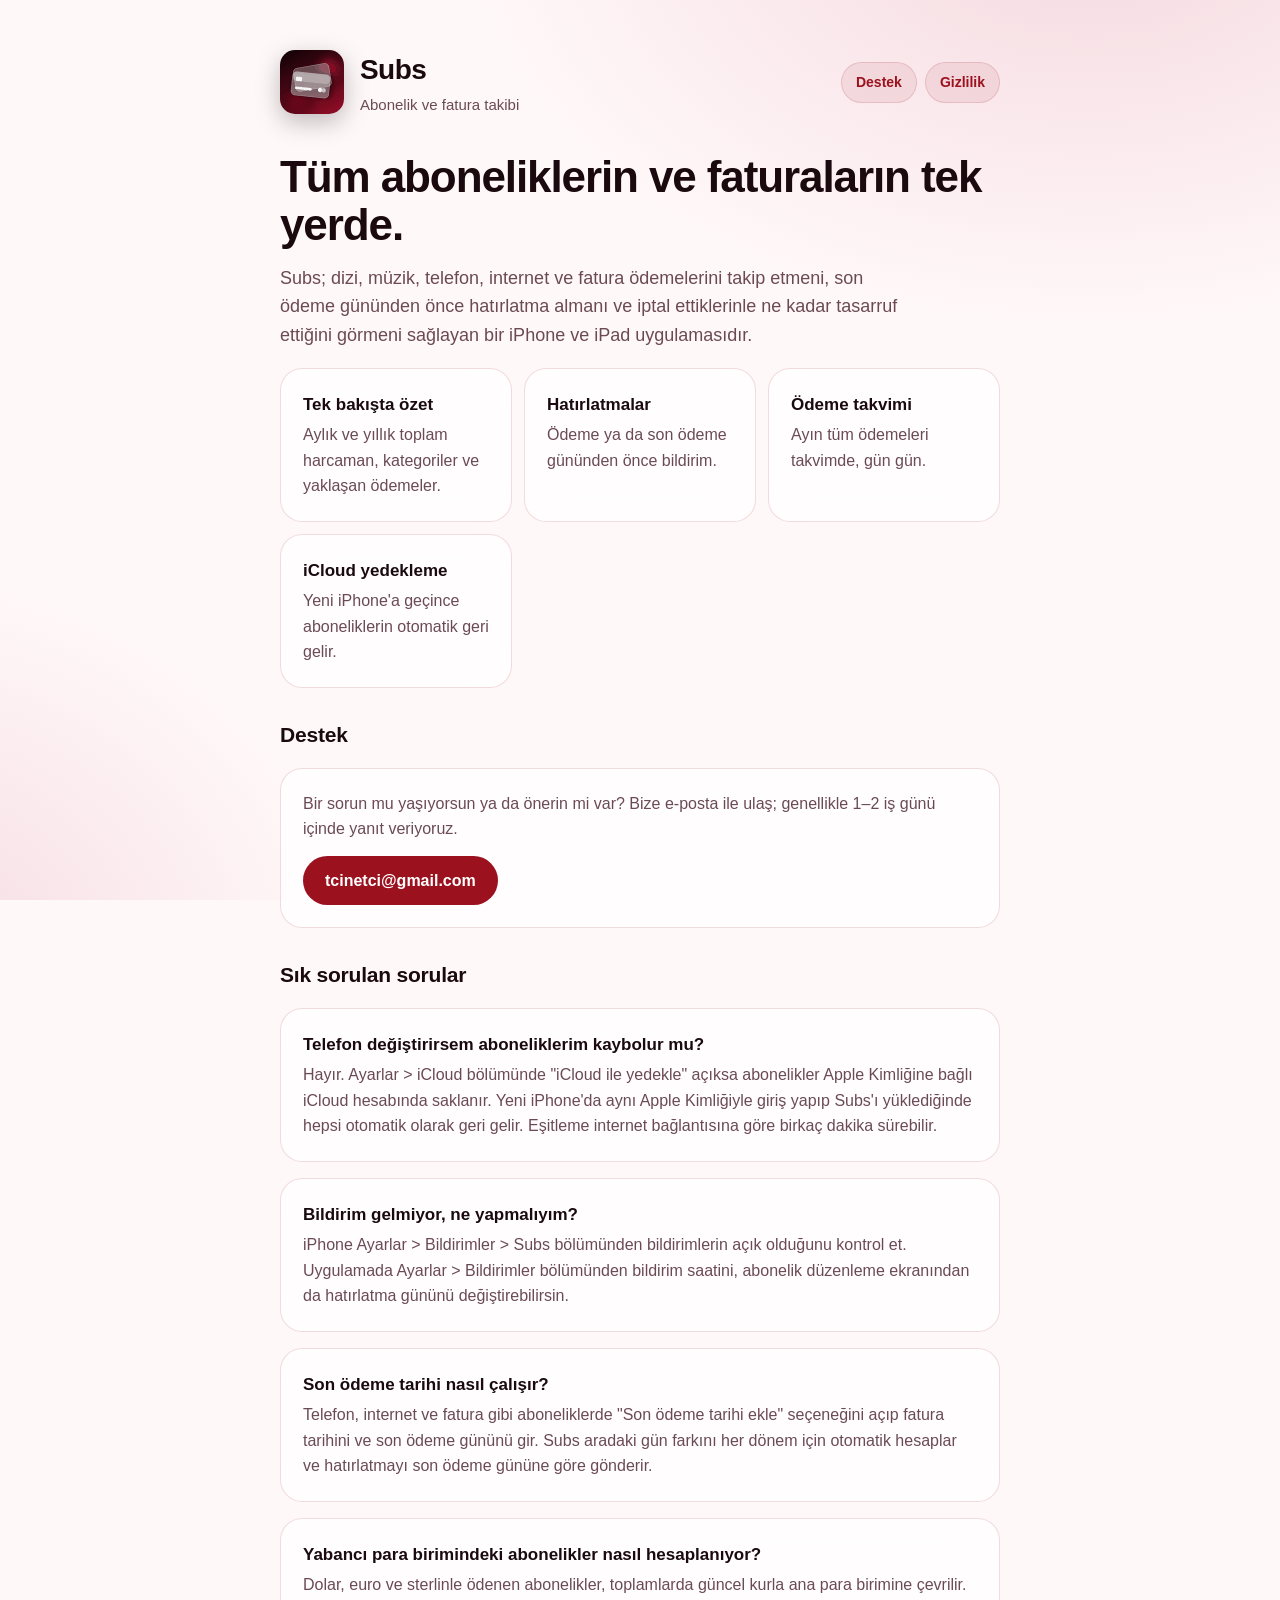
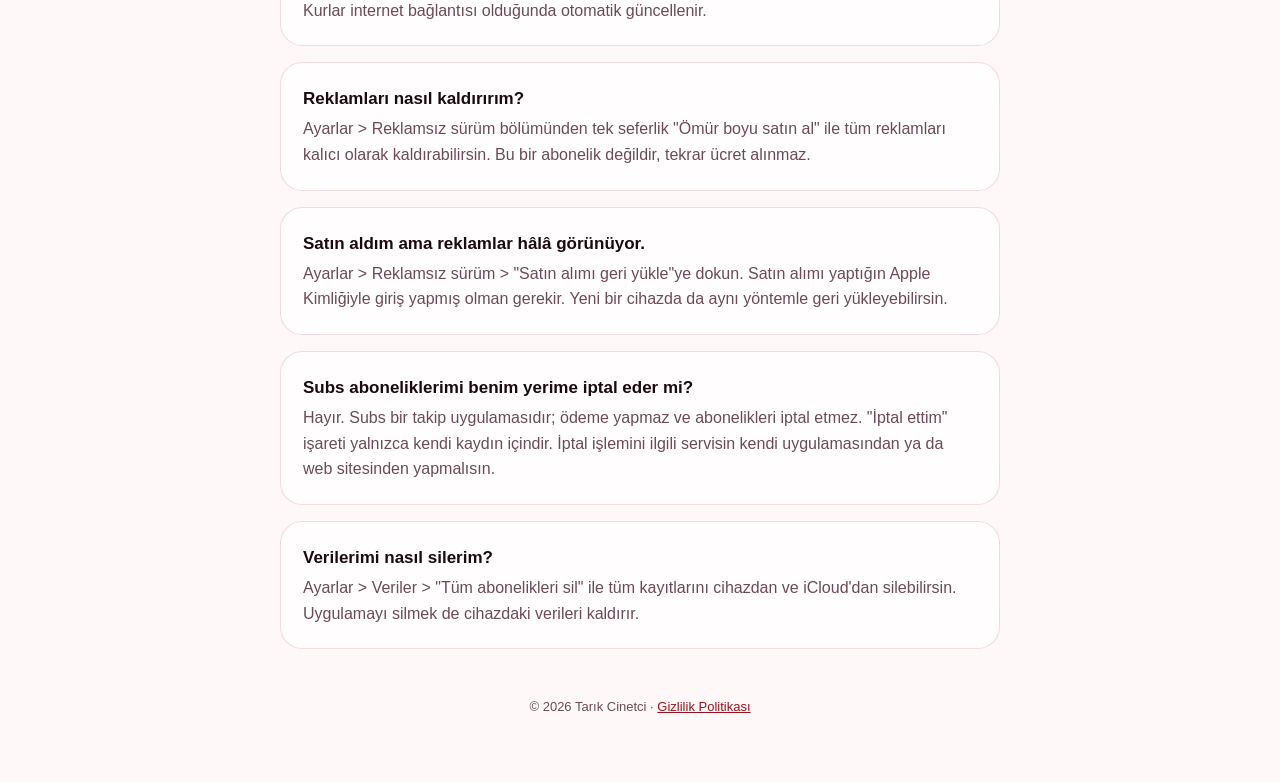
<file: index.html>
<!doctype html>
<html lang="tr">
<head>
<meta charset="utf-8">
<meta name="viewport" content="width=device-width, initial-scale=1">
<title>Subs – Abonelik ve Fatura Takibi</title>
<meta name="description" content="Subs: aboneliklerini ve faturalarını tek yerde takip et. Destek, sık sorulan sorular ve iletişim.">
<link rel="icon" href="icon.png">
<link rel="apple-touch-icon" href="apple-touch-icon.png">
<link rel="stylesheet" href="style.css">
</head>
<body>
<div class="wrap">
  <header>
    <img src="icon.png" alt="Subs uygulama ikonu">
    <div>
      <div class="name">Subs</div>
      <div class="tag">Abonelik ve fatura takibi</div>
    </div>
    <nav>
      <a href="#destek">Destek</a>
      <a href="gizlilik.html">Gizlilik</a>
    </nav>
  </header>

  <h1>Tüm aboneliklerin ve faturaların tek yerde.</h1>
  <p class="lead">Subs; dizi, müzik, telefon, internet ve fatura ödemelerini takip etmeni, son ödeme gününden önce hatırlatma almanı ve iptal ettiklerinle ne kadar tasarruf ettiğini görmeni sağlayan bir iPhone ve iPad uygulamasıdır.</p>

  <div class="grid">
    <div class="card"><h3>Tek bakışta özet</h3><p>Aylık ve yıllık toplam harcaman, kategoriler ve yaklaşan ödemeler.</p></div>
    <div class="card"><h3>Hatırlatmalar</h3><p>Ödeme ya da son ödeme gününden önce bildirim.</p></div>
    <div class="card"><h3>Ödeme takvimi</h3><p>Ayın tüm ödemeleri takvimde, gün gün.</p></div>
    <div class="card"><h3>iCloud yedekleme</h3><p>Yeni iPhone'a geçince aboneliklerin otomatik geri gelir.</p></div>
  </div>

  <h2 id="destek">Destek</h2>
  <div class="card">
    <p>Bir sorun mu yaşıyorsun ya da önerin mi var? Bize e-posta ile ulaş; genellikle 1–2 iş günü içinde yanıt veriyoruz.</p>
    <a class="btn" href="mailto:tcinetci@gmail.com?subject=Subs%20Destek">tcinetci@gmail.com</a>
  </div>

  <h2>Sık sorulan sorular</h2>

  <div class="card">
    <h3>Telefon değiştirirsem aboneliklerim kaybolur mu?</h3>
    <p>Hayır. Ayarlar &gt; iCloud bölümünde "iCloud ile yedekle" açıksa abonelikler Apple Kimliğine bağlı iCloud hesabında saklanır. Yeni iPhone'da aynı Apple Kimliğiyle giriş yapıp Subs'ı yüklediğinde hepsi otomatik olarak geri gelir. Eşitleme internet bağlantısına göre birkaç dakika sürebilir.</p>
  </div>

  <div class="card">
    <h3>Bildirim gelmiyor, ne yapmalıyım?</h3>
    <p>iPhone Ayarlar &gt; Bildirimler &gt; Subs bölümünden bildirimlerin açık olduğunu kontrol et. Uygulamada Ayarlar &gt; Bildirimler bölümünden bildirim saatini, abonelik düzenleme ekranından da hatırlatma gününü değiştirebilirsin.</p>
  </div>

  <div class="card">
    <h3>Son ödeme tarihi nasıl çalışır?</h3>
    <p>Telefon, internet ve fatura gibi aboneliklerde "Son ödeme tarihi ekle" seçeneğini açıp fatura tarihini ve son ödeme gününü gir. Subs aradaki gün farkını her dönem için otomatik hesaplar ve hatırlatmayı son ödeme gününe göre gönderir.</p>
  </div>

  <div class="card">
    <h3>Yabancı para birimindeki abonelikler nasıl hesaplanıyor?</h3>
    <p>Dolar, euro ve sterlinle ödenen abonelikler, toplamlarda güncel kurla ana para birimine çevrilir. Kurlar internet bağlantısı olduğunda otomatik güncellenir.</p>
  </div>

  <div class="card">
    <h3>Reklamları nasıl kaldırırım?</h3>
    <p>Ayarlar &gt; Reklamsız sürüm bölümünden tek seferlik "Ömür boyu satın al" ile tüm reklamları kalıcı olarak kaldırabilirsin. Bu bir abonelik değildir, tekrar ücret alınmaz.</p>
  </div>

  <div class="card">
    <h3>Satın aldım ama reklamlar hâlâ görünüyor.</h3>
    <p>Ayarlar &gt; Reklamsız sürüm &gt; "Satın alımı geri yükle"ye dokun. Satın alımı yaptığın Apple Kimliğiyle giriş yapmış olman gerekir. Yeni bir cihazda da aynı yöntemle geri yükleyebilirsin.</p>
  </div>

  <div class="card">
    <h3>Subs aboneliklerimi benim yerime iptal eder mi?</h3>
    <p>Hayır. Subs bir takip uygulamasıdır; ödeme yapmaz ve abonelikleri iptal etmez. "İptal ettim" işareti yalnızca kendi kaydın içindir. İptal işlemini ilgili servisin kendi uygulamasından ya da web sitesinden yapmalısın.</p>
  </div>

  <div class="card">
    <h3>Verilerimi nasıl silerim?</h3>
    <p>Ayarlar &gt; Veriler &gt; "Tüm abonelikleri sil" ile tüm kayıtlarını cihazdan ve iCloud'dan silebilirsin. Uygulamayı silmek de cihazdaki verileri kaldırır.</p>
  </div>

  <footer>
    © 2026 Tarık Cinetci · <a href="gizlilik.html">Gizlilik Politikası</a>
  </footer>
</div>
</body>
</html>
</file>
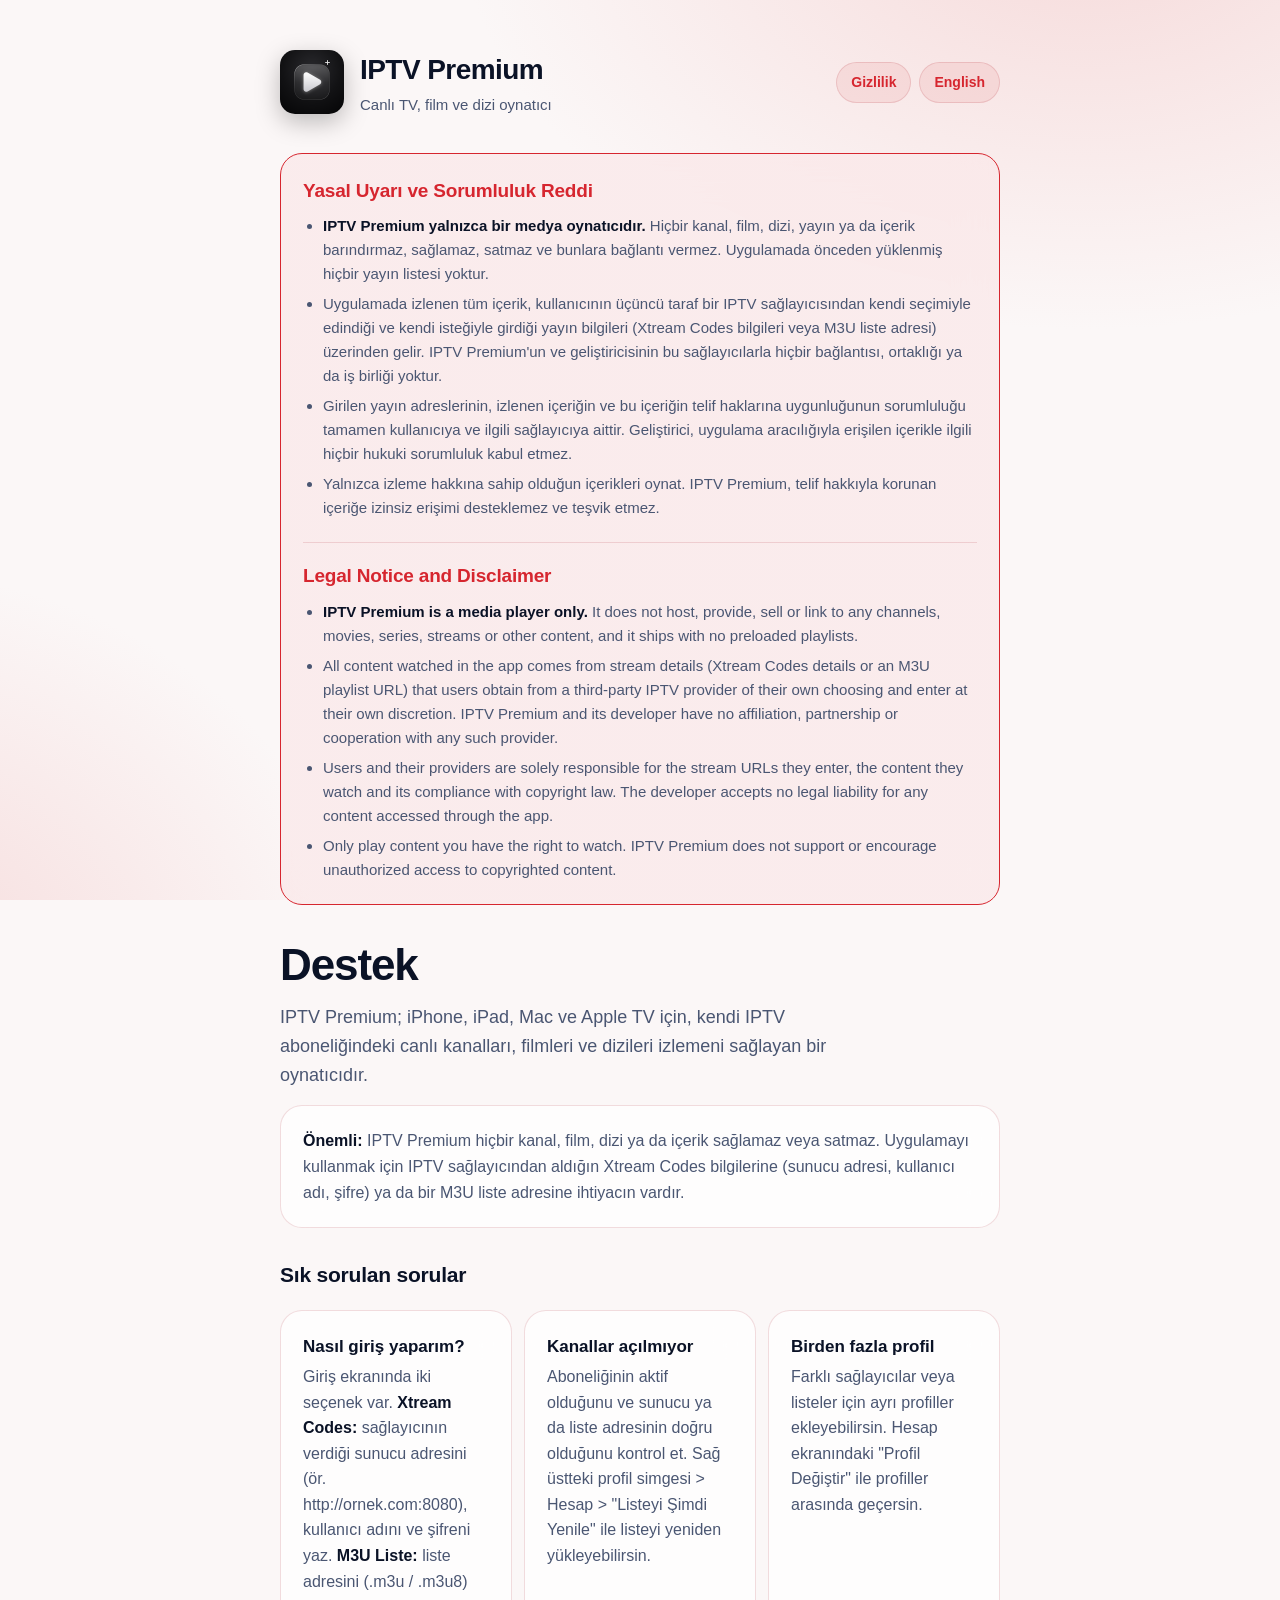
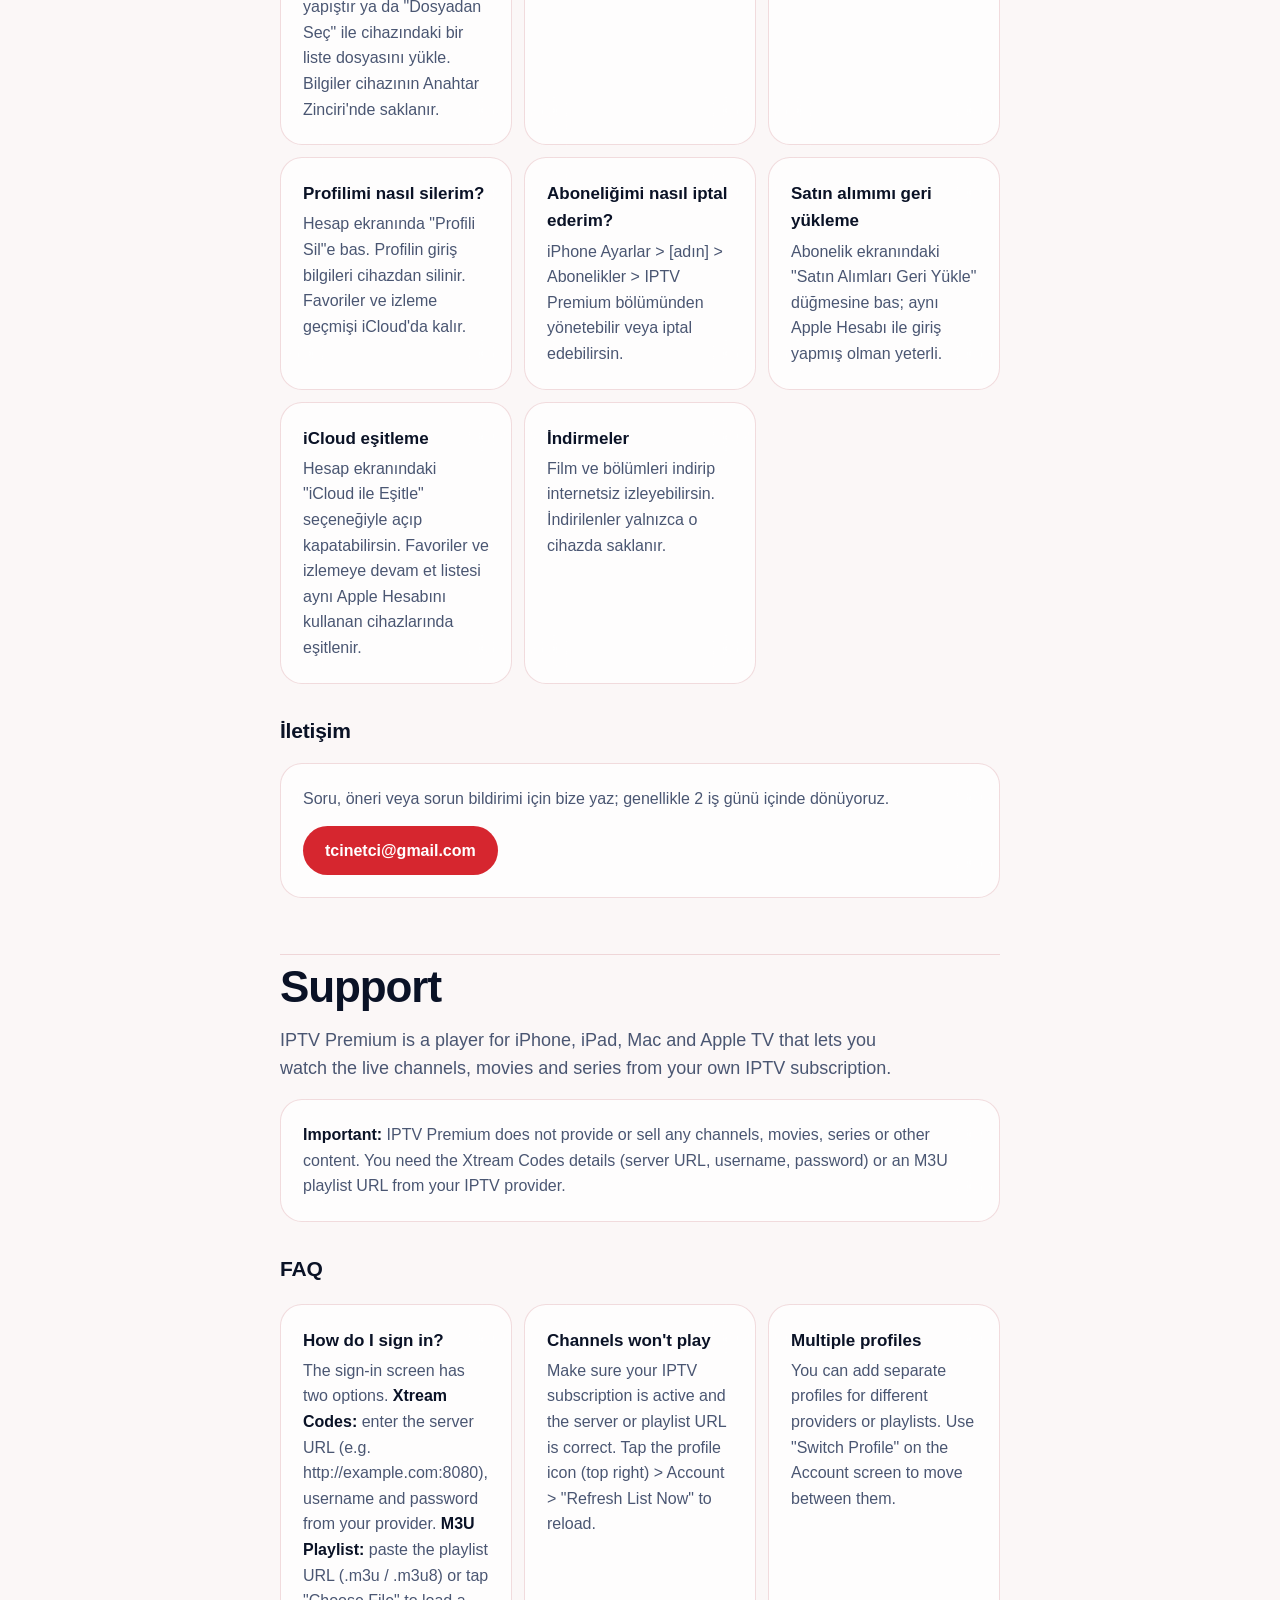
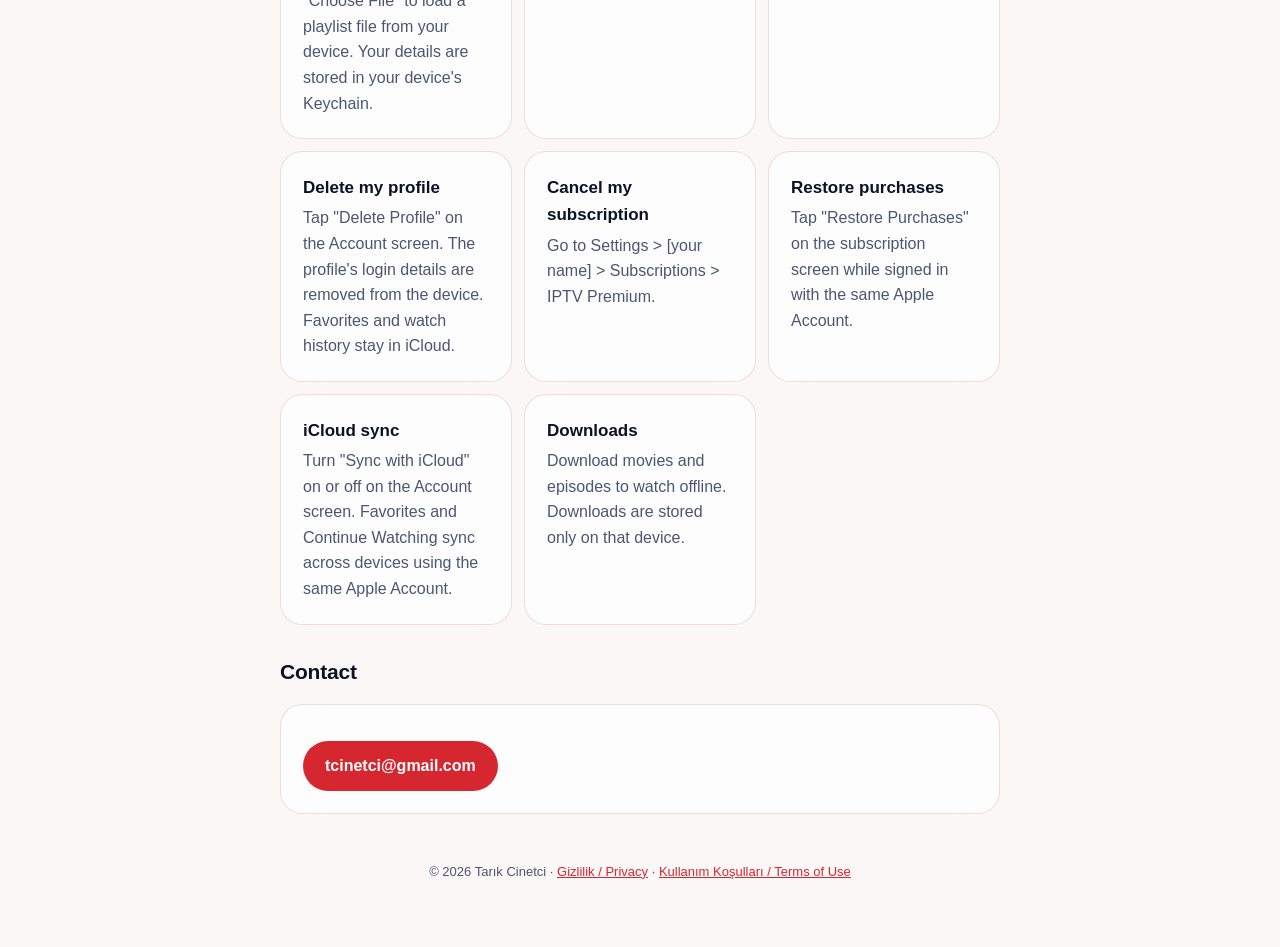
<file: iptvpremium/index.html>
<!doctype html>
<html lang="tr">
<head>
<meta charset="utf-8">
<meta name="viewport" content="width=device-width, initial-scale=1">
<title>IPTV Premium – Destek / Support</title>
<meta name="description" content="IPTV Premium uygulaması için destek, sık sorulan sorular ve iletişim. Support and FAQ for the IPTV Premium app.">
<link rel="icon" href="icon.png">
<link rel="apple-touch-icon" href="apple-touch-icon.png">
<link rel="stylesheet" href="style.css">
</head>
<body>
<div class="wrap">
  <header>
    <img src="icon.png" alt="IPTV Premium uygulama ikonu">
    <div>
      <div class="name">IPTV Premium</div>
      <div class="tag">Canlı TV, film ve dizi oynatıcı</div>
    </div>
    <nav>
      <a href="privacy.html">Gizlilik</a>
      <a href="#english">English</a>
    </nav>
  </header>

  <section class="card notice" id="yasal-uyari" aria-labelledby="notice-tr">
    <h2 id="notice-tr">Yasal Uyarı ve Sorumluluk Reddi</h2>
    <ul>
      <li><strong>IPTV Premium yalnızca bir medya oynatıcıdır.</strong> Hiçbir kanal, film, dizi, yayın ya da içerik barındırmaz, sağlamaz, satmaz ve bunlara bağlantı vermez. Uygulamada önceden yüklenmiş hiçbir yayın listesi yoktur.</li>
      <li>Uygulamada izlenen tüm içerik, kullanıcının üçüncü taraf bir IPTV sağlayıcısından kendi seçimiyle edindiği ve kendi isteğiyle girdiği yayın bilgileri (Xtream Codes bilgileri veya M3U liste adresi) üzerinden gelir. IPTV Premium'un ve geliştiricisinin bu sağlayıcılarla hiçbir bağlantısı, ortaklığı ya da iş birliği yoktur.</li>
      <li>Girilen yayın adreslerinin, izlenen içeriğin ve bu içeriğin telif haklarına uygunluğunun sorumluluğu tamamen kullanıcıya ve ilgili sağlayıcıya aittir. Geliştirici, uygulama aracılığıyla erişilen içerikle ilgili hiçbir hukuki sorumluluk kabul etmez.</li>
      <li>Yalnızca izleme hakkına sahip olduğun içerikleri oynat. IPTV Premium, telif hakkıyla korunan içeriğe izinsiz erişimi desteklemez ve teşvik etmez.</li>
    </ul>
    <h2 id="notice-en" lang="en">Legal Notice and Disclaimer</h2>
    <ul lang="en">
      <li><strong>IPTV Premium is a media player only.</strong> It does not host, provide, sell or link to any channels, movies, series, streams or other content, and it ships with no preloaded playlists.</li>
      <li>All content watched in the app comes from stream details (Xtream Codes details or an M3U playlist URL) that users obtain from a third-party IPTV provider of their own choosing and enter at their own discretion. IPTV Premium and its developer have no affiliation, partnership or cooperation with any such provider.</li>
      <li>Users and their providers are solely responsible for the stream URLs they enter, the content they watch and its compliance with copyright law. The developer accepts no legal liability for any content accessed through the app.</li>
      <li>Only play content you have the right to watch. IPTV Premium does not support or encourage unauthorized access to copyrighted content.</li>
    </ul>
  </section>

  <h1>Destek</h1>
  <p class="lead">IPTV Premium; iPhone, iPad, Mac ve Apple TV için, kendi IPTV aboneliğindeki canlı kanalları, filmleri ve dizileri izlemeni sağlayan bir oynatıcıdır.</p>

  <div class="card">
    <p><strong>Önemli:</strong> IPTV Premium hiçbir kanal, film, dizi ya da içerik sağlamaz veya satmaz. Uygulamayı kullanmak için IPTV sağlayıcından aldığın Xtream Codes bilgilerine (sunucu adresi, kullanıcı adı, şifre) ya da bir M3U liste adresine ihtiyacın vardır.</p>
  </div>

  <h2>Sık sorulan sorular</h2>
  <div class="grid">
    <div class="card"><h3>Nasıl giriş yaparım?</h3><p>Giriş ekranında iki seçenek var. <strong>Xtream Codes:</strong> sağlayıcının verdiği sunucu adresini (ör. http://ornek.com:8080), kullanıcı adını ve şifreni yaz. <strong>M3U Liste:</strong> liste adresini (.m3u / .m3u8) yapıştır ya da "Dosyadan Seç" ile cihazındaki bir liste dosyasını yükle. Bilgiler cihazının Anahtar Zinciri'nde saklanır.</p></div>
    <div class="card"><h3>Kanallar açılmıyor</h3><p>Aboneliğinin aktif olduğunu ve sunucu ya da liste adresinin doğru olduğunu kontrol et. Sağ üstteki profil simgesi &gt; Hesap &gt; "Listeyi Şimdi Yenile" ile listeyi yeniden yükleyebilirsin.</p></div>
    <div class="card"><h3>Birden fazla profil</h3><p>Farklı sağlayıcılar veya listeler için ayrı profiller ekleyebilirsin. Hesap ekranındaki "Profil Değiştir" ile profiller arasında geçersin.</p></div>
    <div class="card"><h3>Profilimi nasıl silerim?</h3><p>Hesap ekranında "Profili Sil"e bas. Profilin giriş bilgileri cihazdan silinir. Favoriler ve izleme geçmişi iCloud'da kalır.</p></div>
    <div class="card"><h3>Aboneliğimi nasıl iptal ederim?</h3><p>iPhone Ayarlar &gt; [adın] &gt; Abonelikler &gt; IPTV Premium bölümünden yönetebilir veya iptal edebilirsin.</p></div>
    <div class="card"><h3>Satın alımımı geri yükleme</h3><p>Abonelik ekranındaki "Satın Alımları Geri Yükle" düğmesine bas; aynı Apple Hesabı ile giriş yapmış olman yeterli.</p></div>
    <div class="card"><h3>iCloud eşitleme</h3><p>Hesap ekranındaki "iCloud ile Eşitle" seçeneğiyle açıp kapatabilirsin. Favoriler ve izlemeye devam et listesi aynı Apple Hesabını kullanan cihazlarında eşitlenir.</p></div>
    <div class="card"><h3>İndirmeler</h3><p>Film ve bölümleri indirip internetsiz izleyebilirsin. İndirilenler yalnızca o cihazda saklanır.</p></div>
  </div>

  <h2>İletişim</h2>
  <div class="card">
    <p>Soru, öneri veya sorun bildirimi için bize yaz; genellikle 2 iş günü içinde dönüyoruz.</p>
    <a class="btn" href="mailto:tcinetci@gmail.com?subject=IPTV%20Premium%20Destek">tcinetci@gmail.com</a>
  </div>

  <section class="lang" id="english" lang="en">
    <h1>Support</h1>
    <p class="lead">IPTV Premium is a player for iPhone, iPad, Mac and Apple TV that lets you watch the live channels, movies and series from your own IPTV subscription.</p>
    <div class="card">
      <p><strong>Important:</strong> IPTV Premium does not provide or sell any channels, movies, series or other content. You need the Xtream Codes details (server URL, username, password) or an M3U playlist URL from your IPTV provider.</p>
    </div>
    <h2>FAQ</h2>
    <div class="grid">
      <div class="card"><h3>How do I sign in?</h3><p>The sign-in screen has two options. <strong>Xtream Codes:</strong> enter the server URL (e.g. http://example.com:8080), username and password from your provider. <strong>M3U Playlist:</strong> paste the playlist URL (.m3u / .m3u8) or tap "Choose File" to load a playlist file from your device. Your details are stored in your device's Keychain.</p></div>
      <div class="card"><h3>Channels won't play</h3><p>Make sure your IPTV subscription is active and the server or playlist URL is correct. Tap the profile icon (top right) &gt; Account &gt; "Refresh List Now" to reload.</p></div>
      <div class="card"><h3>Multiple profiles</h3><p>You can add separate profiles for different providers or playlists. Use "Switch Profile" on the Account screen to move between them.</p></div>
      <div class="card"><h3>Delete my profile</h3><p>Tap "Delete Profile" on the Account screen. The profile's login details are removed from the device. Favorites and watch history stay in iCloud.</p></div>
      <div class="card"><h3>Cancel my subscription</h3><p>Go to Settings &gt; [your name] &gt; Subscriptions &gt; IPTV Premium.</p></div>
      <div class="card"><h3>Restore purchases</h3><p>Tap "Restore Purchases" on the subscription screen while signed in with the same Apple Account.</p></div>
      <div class="card"><h3>iCloud sync</h3><p>Turn "Sync with iCloud" on or off on the Account screen. Favorites and Continue Watching sync across devices using the same Apple Account.</p></div>
      <div class="card"><h3>Downloads</h3><p>Download movies and episodes to watch offline. Downloads are stored only on that device.</p></div>
    </div>
    <h2>Contact</h2>
    <div class="card">
      <a class="btn" href="mailto:tcinetci@gmail.com?subject=IPTV%20Premium%20Support">tcinetci@gmail.com</a>
    </div>
  </section>

  <footer>
    © 2026 Tarık Cinetci · <a href="privacy.html">Gizlilik / Privacy</a> · <a href="https://www.apple.com/legal/internet-services/itunes/dev/stdeula/">Kullanım Koşulları / Terms of Use</a>
  </footer>
</div>
</body>
</html>
</file>
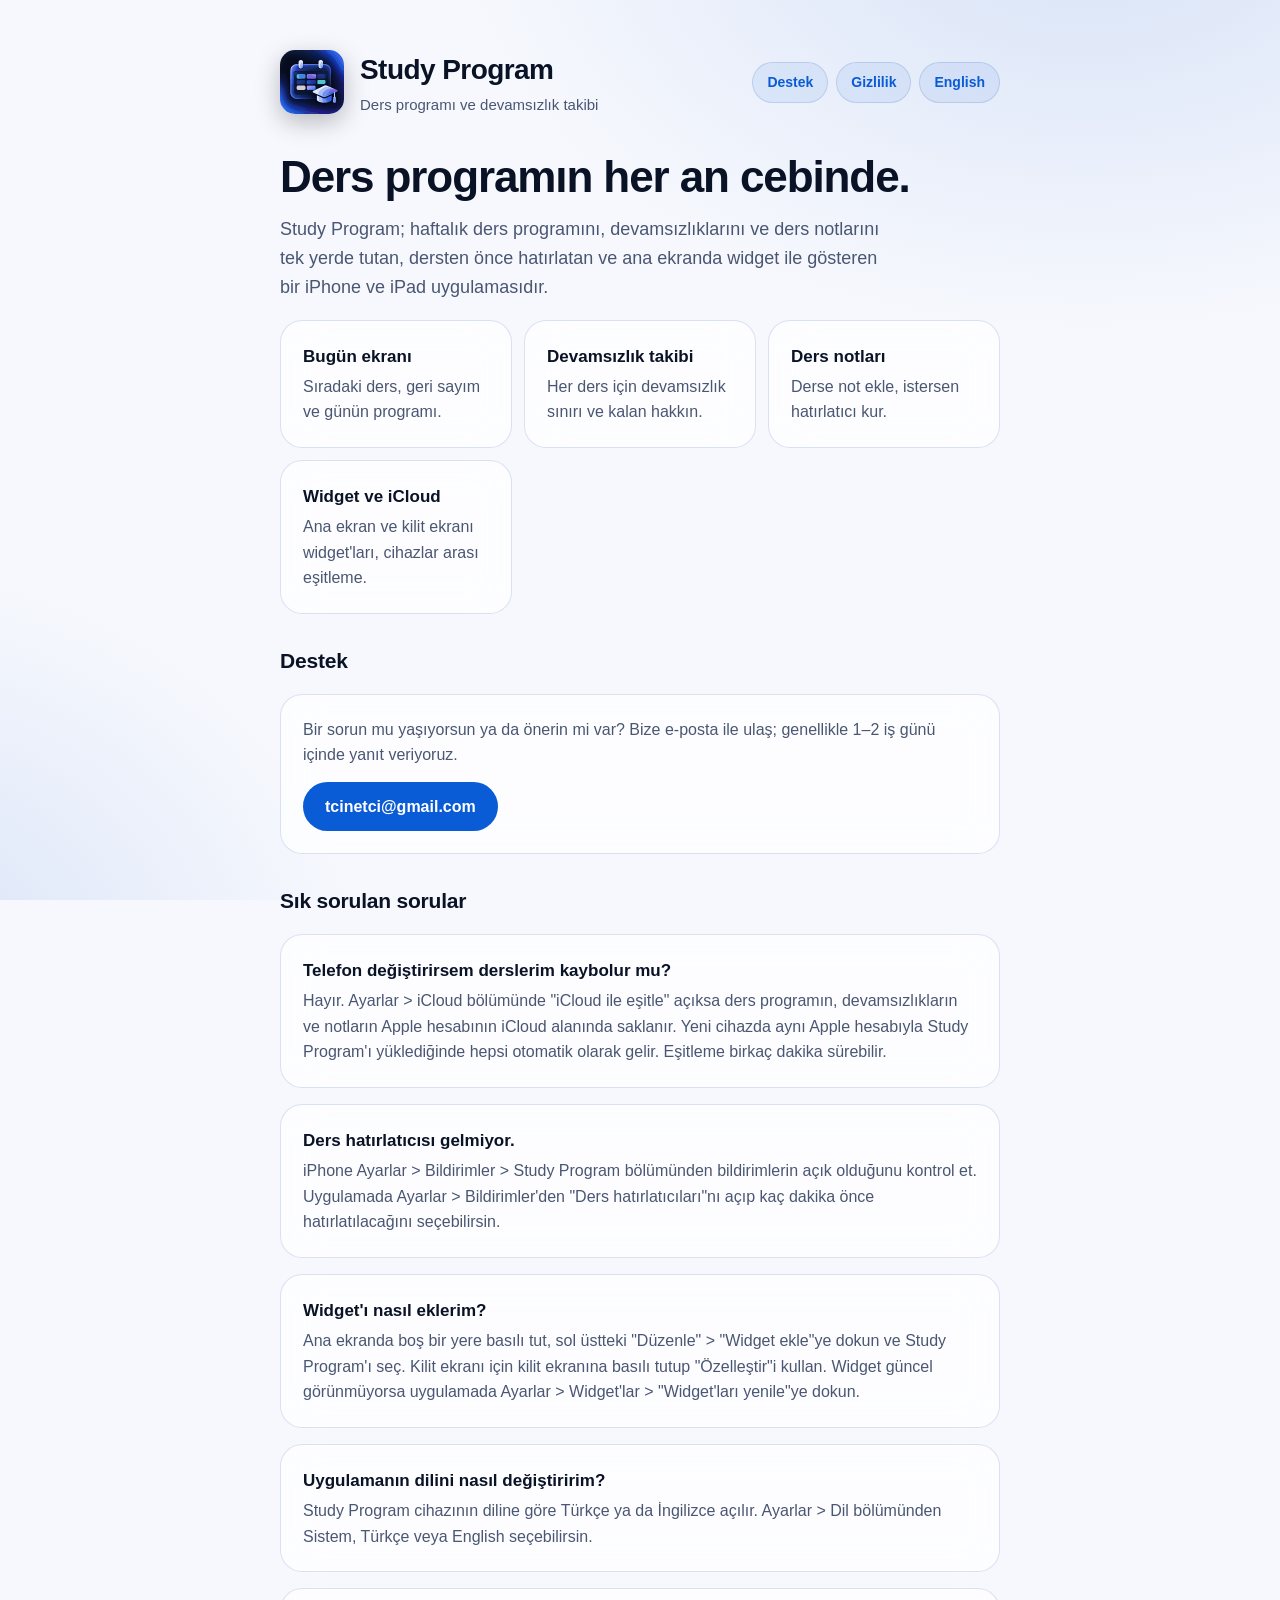
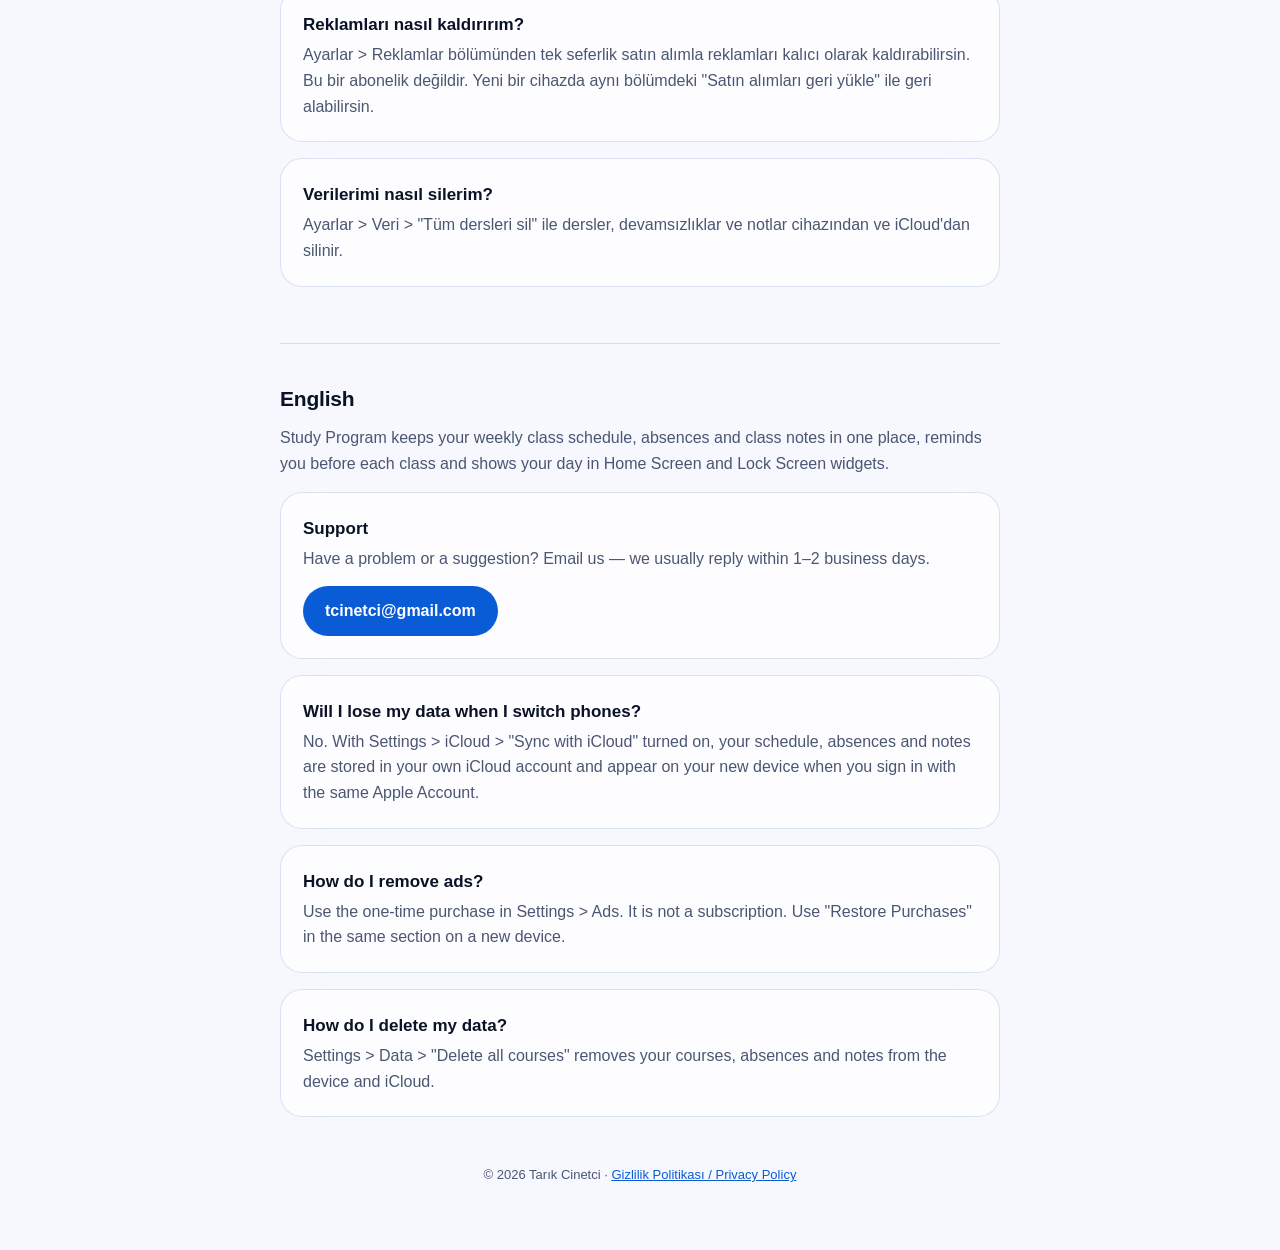
<file: studyprogram/index.html>
<!doctype html>
<html lang="tr">
<head>
<meta charset="utf-8">
<meta name="viewport" content="width=device-width, initial-scale=1">
<title>Study Program – Ders Programı ve Devamsızlık Takibi</title>
<meta name="description" content="Study Program: haftalık ders programı, devamsızlık ve ders notları. Destek, sık sorulan sorular ve iletişim.">
<link rel="icon" href="icon.png">
<link rel="apple-touch-icon" href="apple-touch-icon.png">
<link rel="stylesheet" href="style.css">
</head>
<body>
<div class="wrap">
  <header>
    <img src="icon.png" alt="Study Program uygulama ikonu">
    <div>
      <div class="name">Study Program</div>
      <div class="tag">Ders programı ve devamsızlık takibi</div>
    </div>
    <nav>
      <a href="#destek">Destek</a>
      <a href="privacy.html">Gizlilik</a>
      <a href="#english">English</a>
    </nav>
  </header>

  <h1>Ders programın her an cebinde.</h1>
  <p class="lead">Study Program; haftalık ders programını, devamsızlıklarını ve ders notlarını tek yerde tutan, dersten önce hatırlatan ve ana ekranda widget ile gösteren bir iPhone ve iPad uygulamasıdır.</p>

  <div class="grid">
    <div class="card"><h3>Bugün ekranı</h3><p>Sıradaki ders, geri sayım ve günün programı.</p></div>
    <div class="card"><h3>Devamsızlık takibi</h3><p>Her ders için devamsızlık sınırı ve kalan hakkın.</p></div>
    <div class="card"><h3>Ders notları</h3><p>Derse not ekle, istersen hatırlatıcı kur.</p></div>
    <div class="card"><h3>Widget ve iCloud</h3><p>Ana ekran ve kilit ekranı widget'ları, cihazlar arası eşitleme.</p></div>
  </div>

  <h2 id="destek">Destek</h2>
  <div class="card">
    <p>Bir sorun mu yaşıyorsun ya da önerin mi var? Bize e-posta ile ulaş; genellikle 1–2 iş günü içinde yanıt veriyoruz.</p>
    <a class="btn" href="mailto:tcinetci@gmail.com?subject=Study%20Program%20Destek">tcinetci@gmail.com</a>
  </div>

  <h2>Sık sorulan sorular</h2>

  <div class="card">
    <h3>Telefon değiştirirsem derslerim kaybolur mu?</h3>
    <p>Hayır. Ayarlar &gt; iCloud bölümünde "iCloud ile eşitle" açıksa ders programın, devamsızlıkların ve notların Apple hesabının iCloud alanında saklanır. Yeni cihazda aynı Apple hesabıyla Study Program'ı yüklediğinde hepsi otomatik olarak gelir. Eşitleme birkaç dakika sürebilir.</p>
  </div>

  <div class="card">
    <h3>Ders hatırlatıcısı gelmiyor.</h3>
    <p>iPhone Ayarlar &gt; Bildirimler &gt; Study Program bölümünden bildirimlerin açık olduğunu kontrol et. Uygulamada Ayarlar &gt; Bildirimler'den "Ders hatırlatıcıları"nı açıp kaç dakika önce hatırlatılacağını seçebilirsin.</p>
  </div>

  <div class="card">
    <h3>Widget'ı nasıl eklerim?</h3>
    <p>Ana ekranda boş bir yere basılı tut, sol üstteki "Düzenle" &gt; "Widget ekle"ye dokun ve Study Program'ı seç. Kilit ekranı için kilit ekranına basılı tutup "Özelleştir"i kullan. Widget güncel görünmüyorsa uygulamada Ayarlar &gt; Widget'lar &gt; "Widget'ları yenile"ye dokun.</p>
  </div>

  <div class="card">
    <h3>Uygulamanın dilini nasıl değiştiririm?</h3>
    <p>Study Program cihazının diline göre Türkçe ya da İngilizce açılır. Ayarlar &gt; Dil bölümünden Sistem, Türkçe veya English seçebilirsin.</p>
  </div>

  <div class="card">
    <h3>Reklamları nasıl kaldırırım?</h3>
    <p>Ayarlar &gt; Reklamlar bölümünden tek seferlik satın alımla reklamları kalıcı olarak kaldırabilirsin. Bu bir abonelik değildir. Yeni bir cihazda aynı bölümdeki "Satın alımları geri yükle" ile geri alabilirsin.</p>
  </div>

  <div class="card">
    <h3>Verilerimi nasıl silerim?</h3>
    <p>Ayarlar &gt; Veri &gt; "Tüm dersleri sil" ile dersler, devamsızlıklar ve notlar cihazından ve iCloud'dan silinir.</p>
  </div>

  <section class="lang" id="english" lang="en">
    <h2>English</h2>
    <p>Study Program keeps your weekly class schedule, absences and class notes in one place, reminds you before each class and shows your day in Home Screen and Lock Screen widgets.</p>
    <div class="card">
      <h3>Support</h3>
      <p>Have a problem or a suggestion? Email us — we usually reply within 1–2 business days.</p>
      <a class="btn" href="mailto:tcinetci@gmail.com?subject=Study%20Program%20Support">tcinetci@gmail.com</a>
    </div>
    <div class="card">
      <h3>Will I lose my data when I switch phones?</h3>
      <p>No. With Settings &gt; iCloud &gt; "Sync with iCloud" turned on, your schedule, absences and notes are stored in your own iCloud account and appear on your new device when you sign in with the same Apple Account.</p>
    </div>
    <div class="card">
      <h3>How do I remove ads?</h3>
      <p>Use the one-time purchase in Settings &gt; Ads. It is not a subscription. Use "Restore Purchases" in the same section on a new device.</p>
    </div>
    <div class="card">
      <h3>How do I delete my data?</h3>
      <p>Settings &gt; Data &gt; "Delete all courses" removes your courses, absences and notes from the device and iCloud.</p>
    </div>
  </section>

  <footer>
    © 2026 Tarık Cinetci · <a href="privacy.html">Gizlilik Politikası / Privacy Policy</a>
  </footer>
</div>
</body>
</html>
</file>
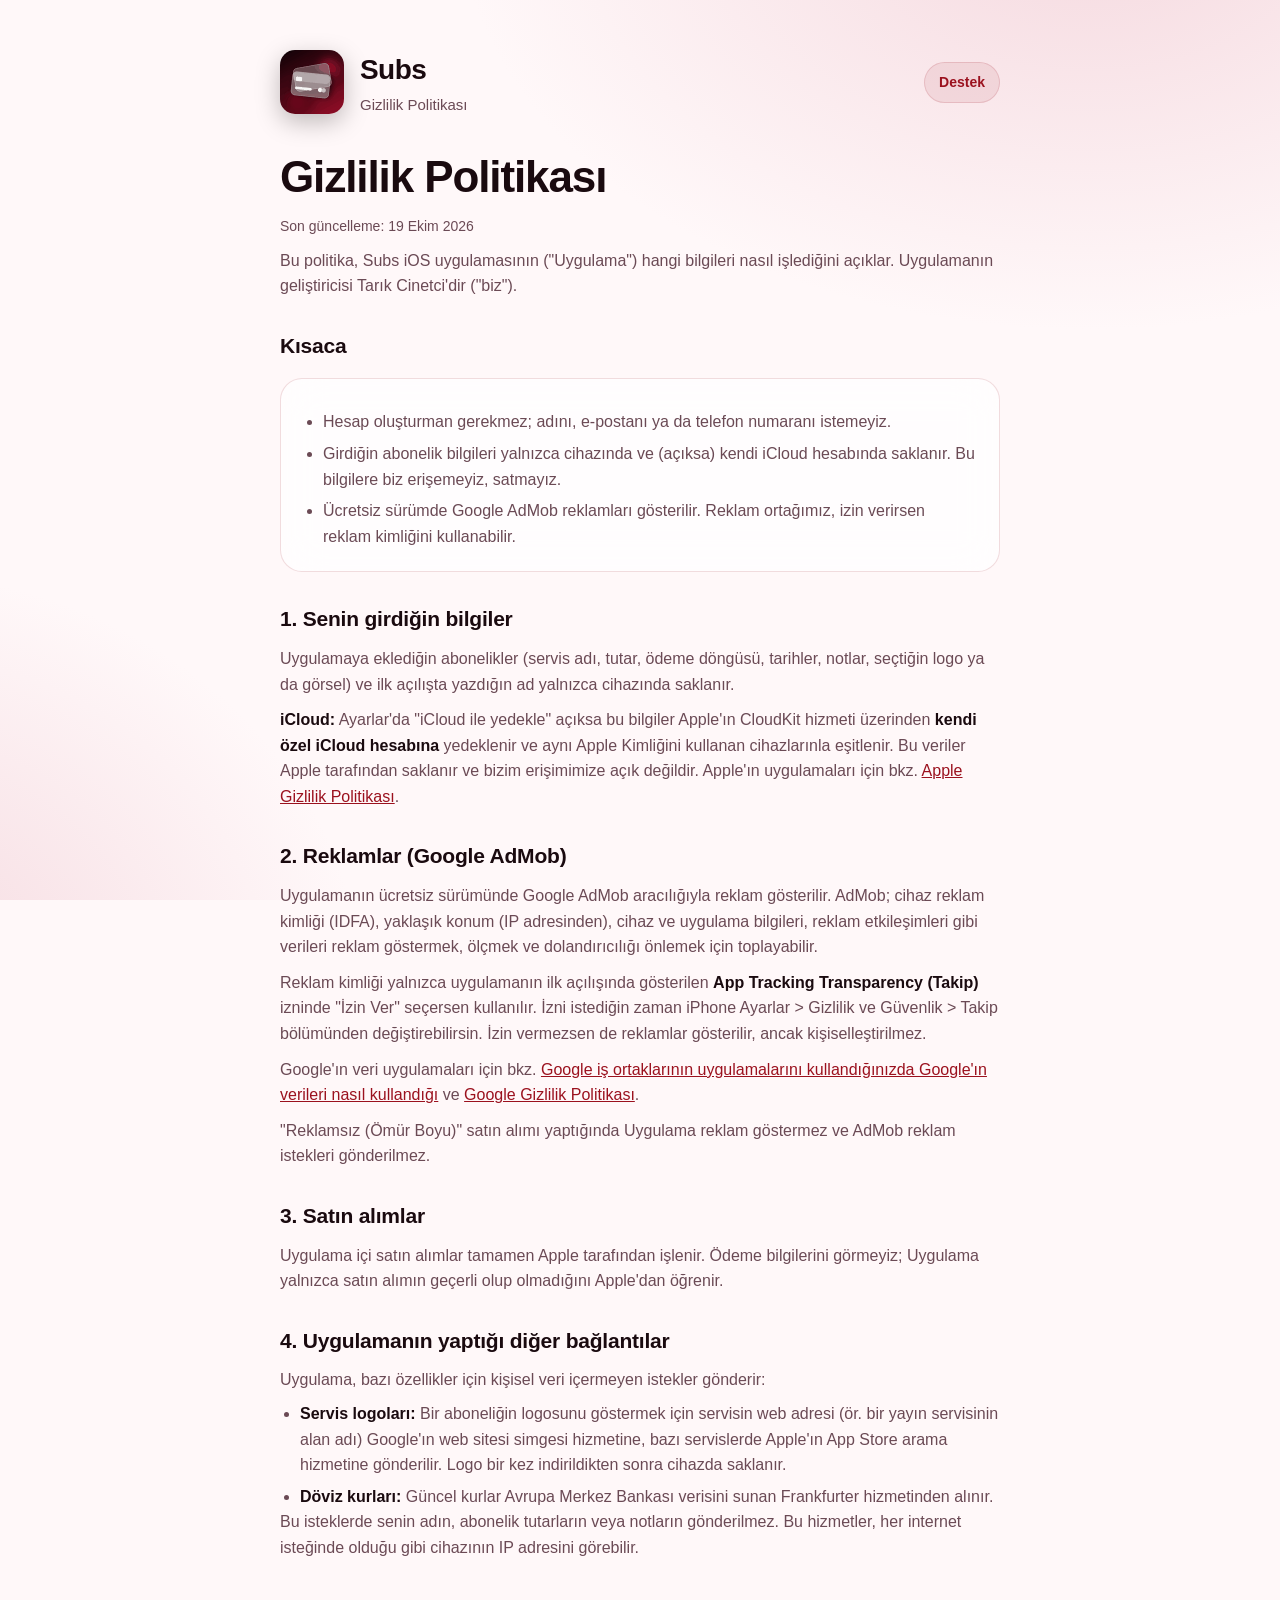
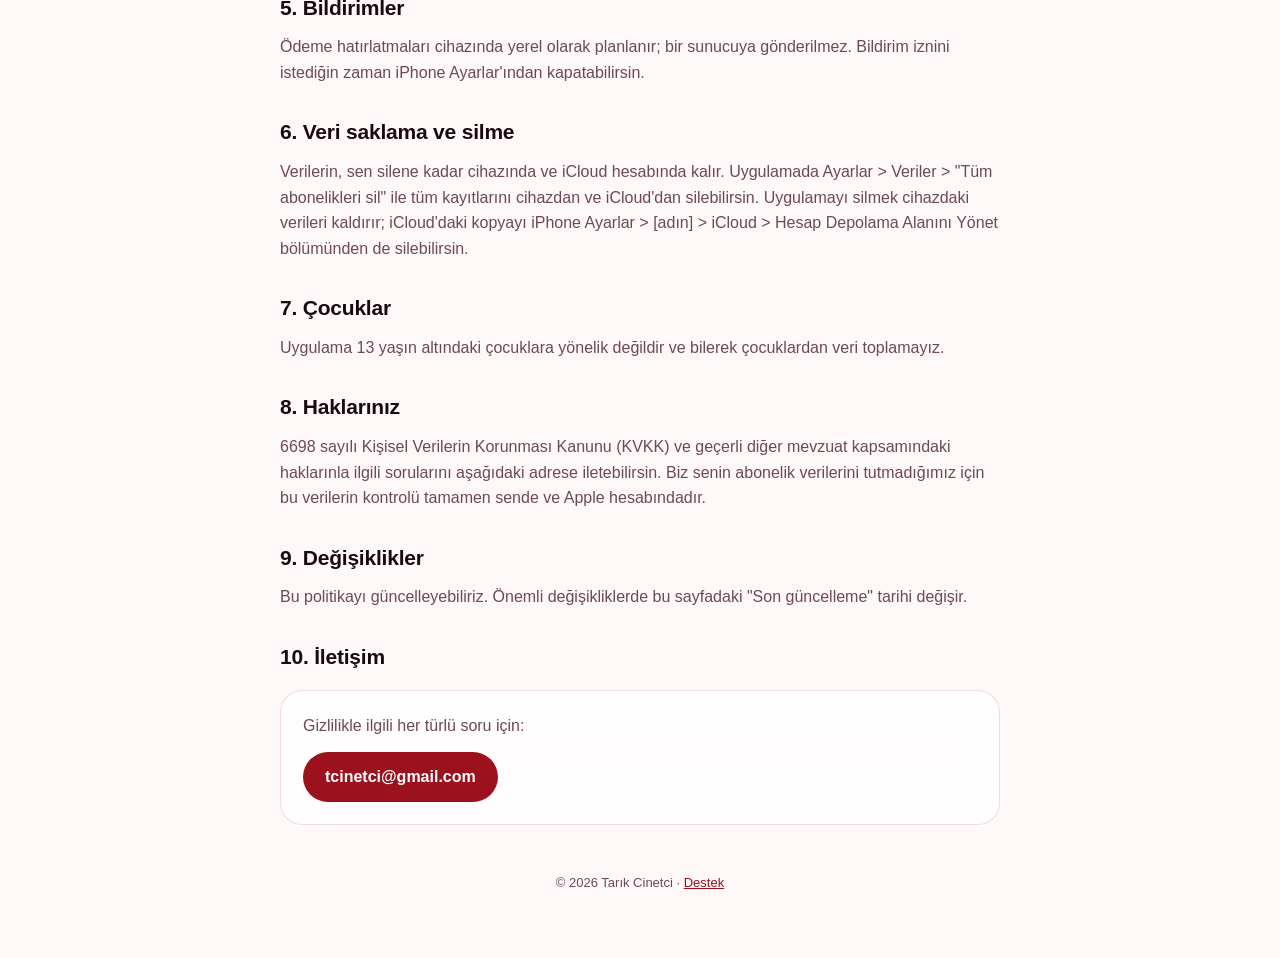
<file: gizlilik.html>
<!doctype html>
<html lang="tr">
<head>
<meta charset="utf-8">
<meta name="viewport" content="width=device-width, initial-scale=1">
<title>Subs – Gizlilik Politikası</title>
<meta name="description" content="Subs uygulamasının gizlilik politikası.">
<link rel="icon" href="icon.png">
<link rel="apple-touch-icon" href="apple-touch-icon.png">
<link rel="stylesheet" href="style.css">
</head>
<body>
<div class="wrap">
  <header>
    <img src="icon.png" alt="Subs uygulama ikonu">
    <div>
      <div class="name">Subs</div>
      <div class="tag">Gizlilik Politikası</div>
    </div>
    <nav>
      <a href="index.html">Destek</a>
    </nav>
  </header>

  <h1>Gizlilik Politikası</h1>
  <p class="meta">Son güncelleme: 19 Ekim 2026</p>
  <p>Bu politika, Subs iOS uygulamasının ("Uygulama") hangi bilgileri nasıl işlediğini açıklar. Uygulamanın geliştiricisi Tarık Cinetci'dir ("biz").</p>

  <h2>Kısaca</h2>
  <div class="card">
    <ul>
      <li>Hesap oluşturman gerekmez; adını, e-postanı ya da telefon numaranı istemeyiz.</li>
      <li>Girdiğin abonelik bilgileri yalnızca cihazında ve (açıksa) kendi iCloud hesabında saklanır. Bu bilgilere biz erişemeyiz, satmayız.</li>
      <li>Ücretsiz sürümde Google AdMob reklamları gösterilir. Reklam ortağımız, izin verirsen reklam kimliğini kullanabilir.</li>
    </ul>
  </div>

  <h2>1. Senin girdiğin bilgiler</h2>
  <p>Uygulamaya eklediğin abonelikler (servis adı, tutar, ödeme döngüsü, tarihler, notlar, seçtiğin logo ya da görsel) ve ilk açılışta yazdığın ad yalnızca cihazında saklanır.</p>
  <p><strong>iCloud:</strong> Ayarlar'da "iCloud ile yedekle" açıksa bu bilgiler Apple'ın CloudKit hizmeti üzerinden <strong>kendi özel iCloud hesabına</strong> yedeklenir ve aynı Apple Kimliğini kullanan cihazlarınla eşitlenir. Bu veriler Apple tarafından saklanır ve bizim erişimimize açık değildir. Apple'ın uygulamaları için bkz. <a href="https://www.apple.com/tr/legal/privacy/">Apple Gizlilik Politikası</a>.</p>

  <h2>2. Reklamlar (Google AdMob)</h2>
  <p>Uygulamanın ücretsiz sürümünde Google AdMob aracılığıyla reklam gösterilir. AdMob; cihaz reklam kimliği (IDFA), yaklaşık konum (IP adresinden), cihaz ve uygulama bilgileri, reklam etkileşimleri gibi verileri reklam göstermek, ölçmek ve dolandırıcılığı önlemek için toplayabilir.</p>
  <p>Reklam kimliği yalnızca uygulamanın ilk açılışında gösterilen <strong>App Tracking Transparency (Takip)</strong> izninde "İzin Ver" seçersen kullanılır. İzni istediğin zaman iPhone Ayarlar &gt; Gizlilik ve Güvenlik &gt; Takip bölümünden değiştirebilirsin. İzin vermezsen de reklamlar gösterilir, ancak kişiselleştirilmez.</p>
  <p>Google'ın veri uygulamaları için bkz. <a href="https://policies.google.com/technologies/partner-sites?hl=tr">Google iş ortaklarının uygulamalarını kullandığınızda Google'ın verileri nasıl kullandığı</a> ve <a href="https://policies.google.com/privacy?hl=tr">Google Gizlilik Politikası</a>.</p>
  <p>"Reklamsız (Ömür Boyu)" satın alımı yaptığında Uygulama reklam göstermez ve AdMob reklam istekleri gönderilmez.</p>

  <h2>3. Satın alımlar</h2>
  <p>Uygulama içi satın alımlar tamamen Apple tarafından işlenir. Ödeme bilgilerini görmeyiz; Uygulama yalnızca satın alımın geçerli olup olmadığını Apple'dan öğrenir.</p>

  <h2>4. Uygulamanın yaptığı diğer bağlantılar</h2>
  <p>Uygulama, bazı özellikler için kişisel veri içermeyen istekler gönderir:</p>
  <ul>
    <li><strong>Servis logoları:</strong> Bir aboneliğin logosunu göstermek için servisin web adresi (ör. bir yayın servisinin alan adı) Google'ın web sitesi simgesi hizmetine, bazı servislerde Apple'ın App Store arama hizmetine gönderilir. Logo bir kez indirildikten sonra cihazda saklanır.</li>
    <li><strong>Döviz kurları:</strong> Güncel kurlar Avrupa Merkez Bankası verisini sunan Frankfurter hizmetinden alınır.</li>
  </ul>
  <p>Bu isteklerde senin adın, abonelik tutarların veya notların gönderilmez. Bu hizmetler, her internet isteğinde olduğu gibi cihazının IP adresini görebilir.</p>

  <h2>5. Bildirimler</h2>
  <p>Ödeme hatırlatmaları cihazında yerel olarak planlanır; bir sunucuya gönderilmez. Bildirim iznini istediğin zaman iPhone Ayarlar'ından kapatabilirsin.</p>

  <h2>6. Veri saklama ve silme</h2>
  <p>Verilerin, sen silene kadar cihazında ve iCloud hesabında kalır. Uygulamada Ayarlar &gt; Veriler &gt; "Tüm abonelikleri sil" ile tüm kayıtlarını cihazdan ve iCloud'dan silebilirsin. Uygulamayı silmek cihazdaki verileri kaldırır; iCloud'daki kopyayı iPhone Ayarlar &gt; [adın] &gt; iCloud &gt; Hesap Depolama Alanını Yönet bölümünden de silebilirsin.</p>

  <h2>7. Çocuklar</h2>
  <p>Uygulama 13 yaşın altındaki çocuklara yönelik değildir ve bilerek çocuklardan veri toplamayız.</p>

  <h2>8. Haklarınız</h2>
  <p>6698 sayılı Kişisel Verilerin Korunması Kanunu (KVKK) ve geçerli diğer mevzuat kapsamındaki haklarınla ilgili sorularını aşağıdaki adrese iletebilirsin. Biz senin abonelik verilerini tutmadığımız için bu verilerin kontrolü tamamen sende ve Apple hesabındadır.</p>

  <h2>9. Değişiklikler</h2>
  <p>Bu politikayı güncelleyebiliriz. Önemli değişikliklerde bu sayfadaki "Son güncelleme" tarihi değişir.</p>

  <h2>10. İletişim</h2>
  <div class="card">
    <p>Gizlilikle ilgili her türlü soru için:</p>
    <a class="btn" href="mailto:tcinetci@gmail.com?subject=Subs%20Gizlilik">tcinetci@gmail.com</a>
  </div>

  <footer>
    © 2026 Tarık Cinetci · <a href="index.html">Destek</a>
  </footer>
</div>
</body>
</html>
</file>
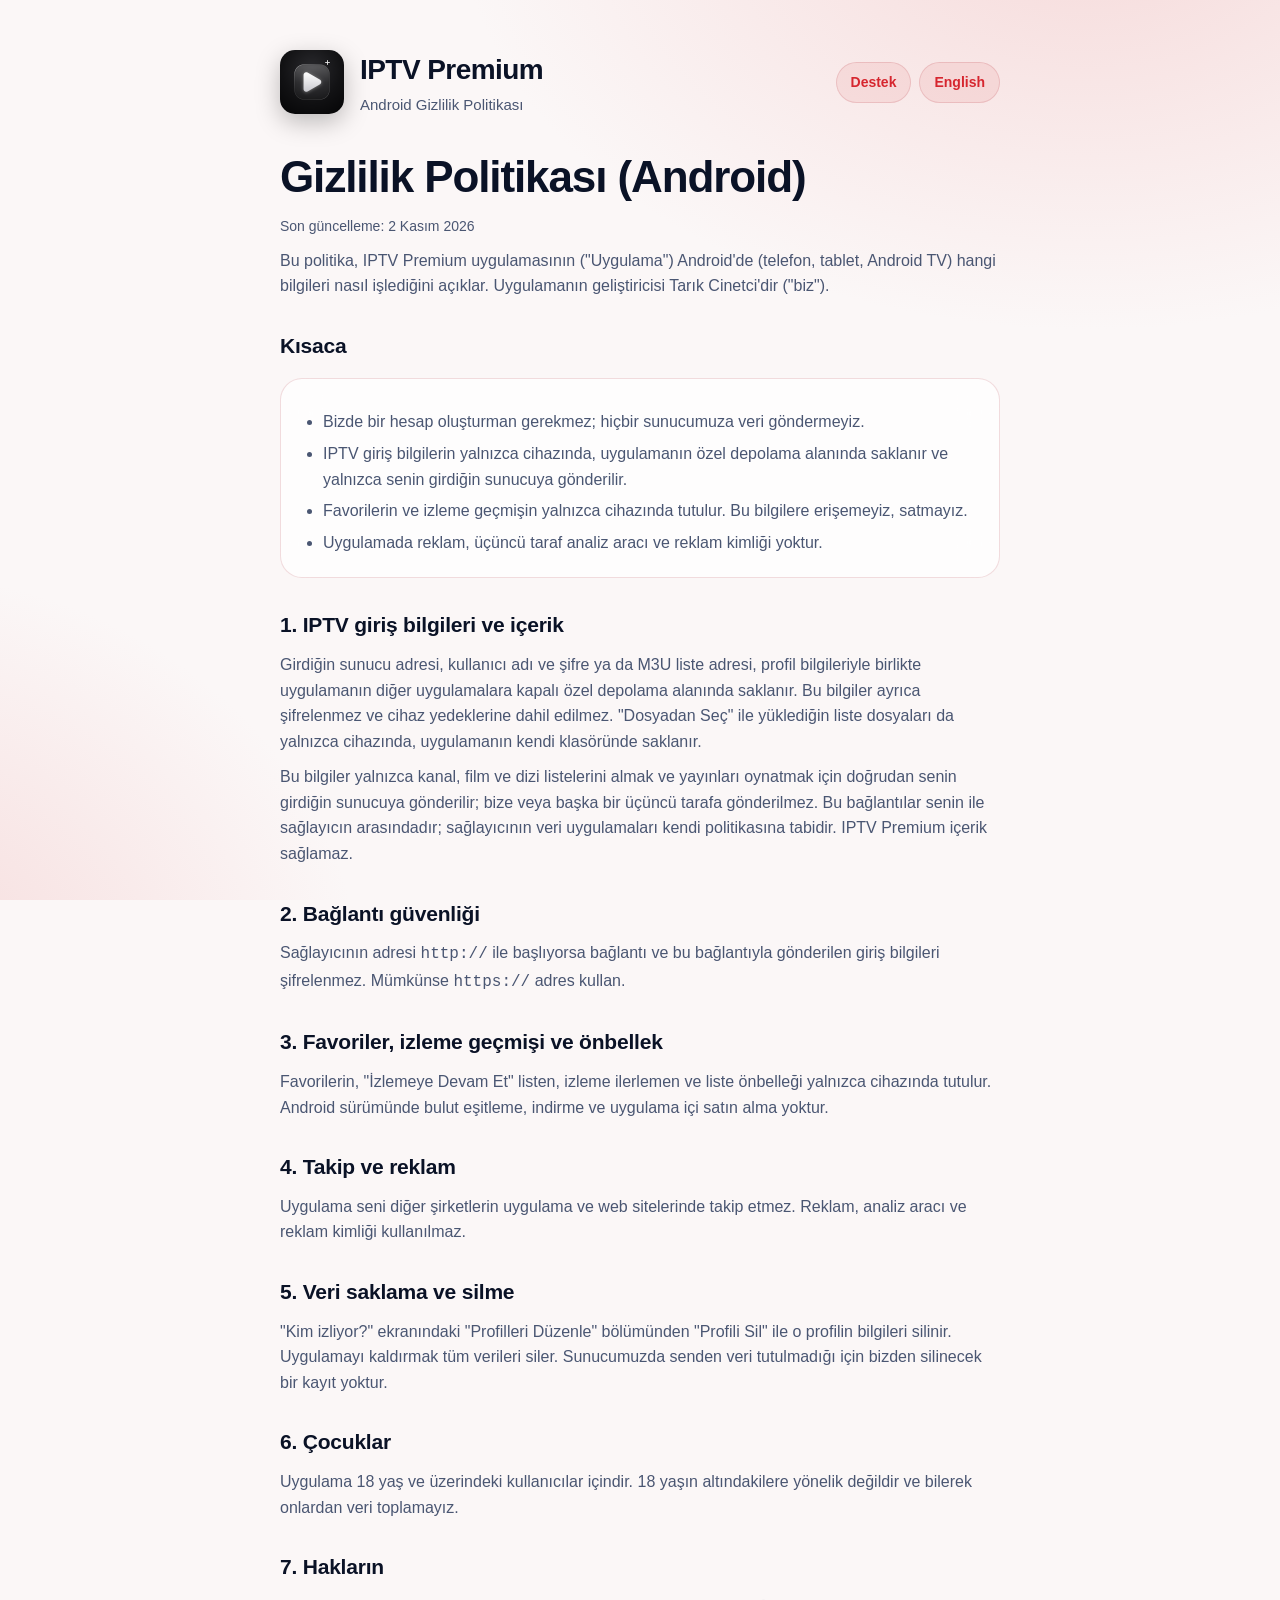
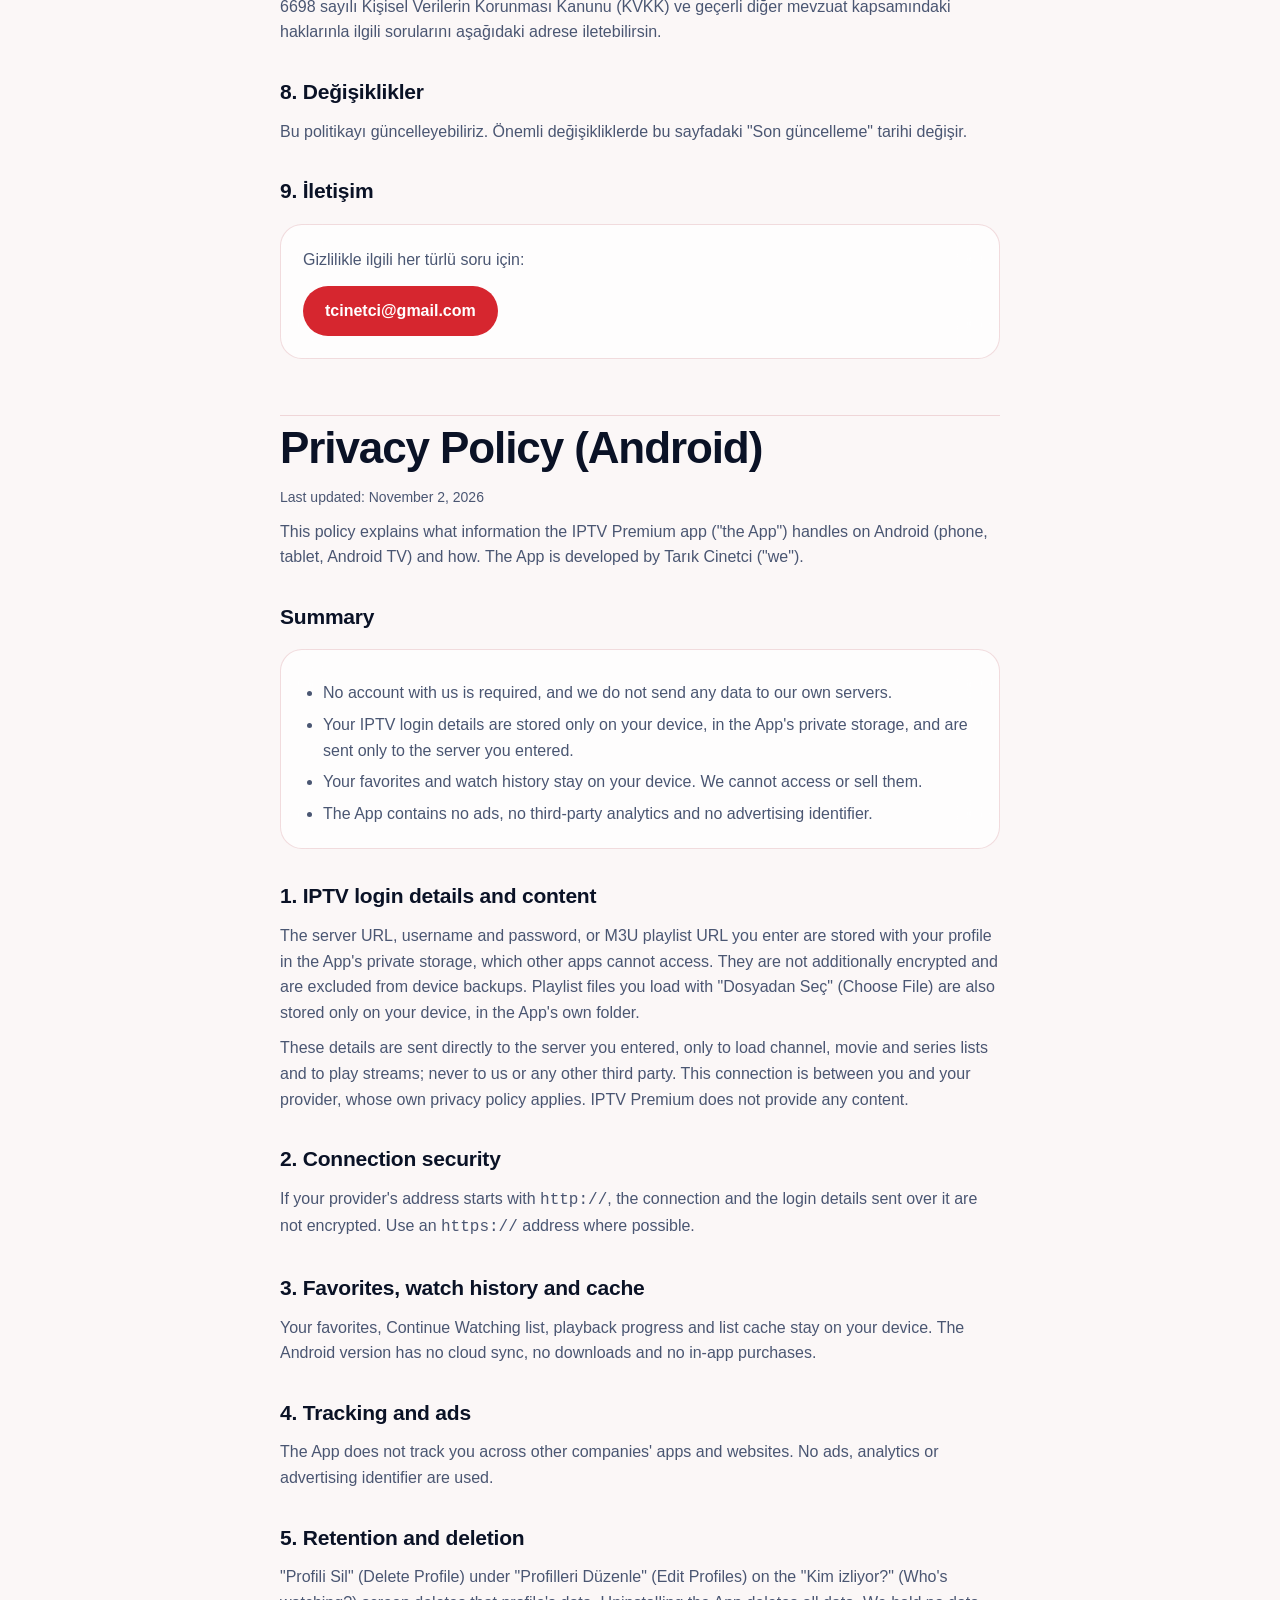
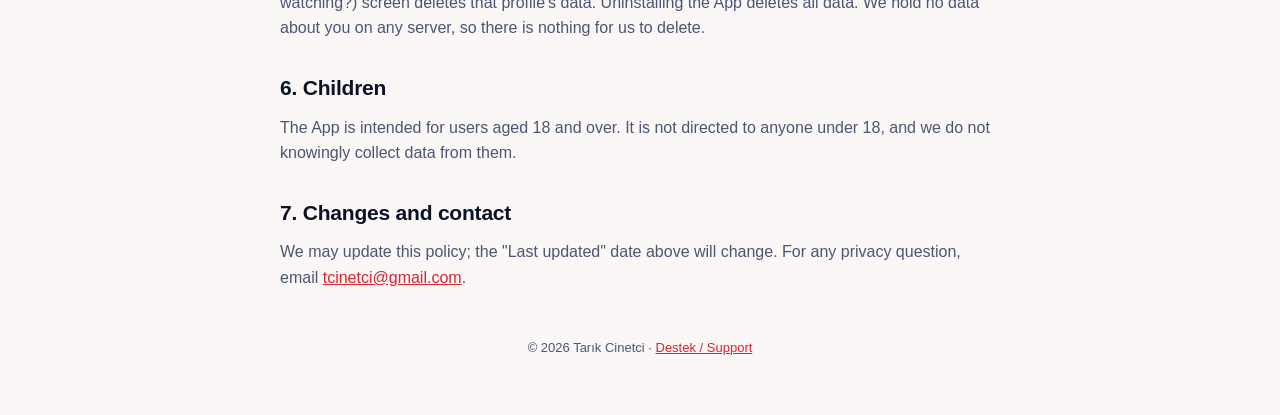
<file: iptvpremium/privacy-android.html>
<!doctype html>
<html lang="tr">
<head>
<meta charset="utf-8">
<meta name="viewport" content="width=device-width, initial-scale=1">
<title>IPTV Premium Android – Gizlilik Politikası / Privacy Policy</title>
<meta name="description" content="IPTV Premium Android uygulamasının gizlilik politikası. Privacy policy of the IPTV Premium Android app.">
<link rel="icon" href="icon.png">
<link rel="apple-touch-icon" href="apple-touch-icon.png">
<link rel="stylesheet" href="style.css">
</head>
<body>
<div class="wrap">
  <header>
    <img src="icon.png" alt="IPTV Premium uygulama ikonu">
    <div>
      <div class="name">IPTV Premium</div>
      <div class="tag">Android Gizlilik Politikası</div>
    </div>
    <nav>
      <a href="index.html">Destek</a>
      <a href="#english">English</a>
    </nav>
  </header>

  <h1>Gizlilik Politikası (Android)</h1>
  <p class="meta">Son güncelleme: 2 Kasım 2026</p>
  <p>Bu politika, IPTV Premium uygulamasının ("Uygulama") Android'de (telefon, tablet, Android TV) hangi bilgileri nasıl işlediğini açıklar. Uygulamanın geliştiricisi Tarık Cinetci'dir ("biz").</p>

  <h2>Kısaca</h2>
  <div class="card">
    <ul>
      <li>Bizde bir hesap oluşturman gerekmez; hiçbir sunucumuza veri göndermeyiz.</li>
      <li>IPTV giriş bilgilerin yalnızca cihazında, uygulamanın özel depolama alanında saklanır ve yalnızca senin girdiğin sunucuya gönderilir.</li>
      <li>Favorilerin ve izleme geçmişin yalnızca cihazında tutulur. Bu bilgilere erişemeyiz, satmayız.</li>
      <li>Uygulamada reklam, üçüncü taraf analiz aracı ve reklam kimliği yoktur.</li>
    </ul>
  </div>

  <h2>1. IPTV giriş bilgileri ve içerik</h2>
  <p>Girdiğin sunucu adresi, kullanıcı adı ve şifre ya da M3U liste adresi, profil bilgileriyle birlikte uygulamanın diğer uygulamalara kapalı özel depolama alanında saklanır. Bu bilgiler ayrıca şifrelenmez ve cihaz yedeklerine dahil edilmez. "Dosyadan Seç" ile yüklediğin liste dosyaları da yalnızca cihazında, uygulamanın kendi klasöründe saklanır.</p>
  <p>Bu bilgiler yalnızca kanal, film ve dizi listelerini almak ve yayınları oynatmak için doğrudan senin girdiğin sunucuya gönderilir; bize veya başka bir üçüncü tarafa gönderilmez. Bu bağlantılar senin ile sağlayıcın arasındadır; sağlayıcının veri uygulamaları kendi politikasına tabidir. IPTV Premium içerik sağlamaz.</p>

  <h2>2. Bağlantı güvenliği</h2>
  <p>Sağlayıcının adresi <code>http://</code> ile başlıyorsa bağlantı ve bu bağlantıyla gönderilen giriş bilgileri şifrelenmez. Mümkünse <code>https://</code> adres kullan.</p>

  <h2>3. Favoriler, izleme geçmişi ve önbellek</h2>
  <p>Favorilerin, "İzlemeye Devam Et" listen, izleme ilerlemen ve liste önbelleği yalnızca cihazında tutulur. Android sürümünde bulut eşitleme, indirme ve uygulama içi satın alma yoktur.</p>

  <h2>4. Takip ve reklam</h2>
  <p>Uygulama seni diğer şirketlerin uygulama ve web sitelerinde takip etmez. Reklam, analiz aracı ve reklam kimliği kullanılmaz.</p>

  <h2>5. Veri saklama ve silme</h2>
  <p>"Kim izliyor?" ekranındaki "Profilleri Düzenle" bölümünden "Profili Sil" ile o profilin bilgileri silinir. Uygulamayı kaldırmak tüm verileri siler. Sunucumuzda senden veri tutulmadığı için bizden silinecek bir kayıt yoktur.</p>

  <h2>6. Çocuklar</h2>
  <p>Uygulama 18 yaş ve üzerindeki kullanıcılar içindir. 18 yaşın altındakilere yönelik değildir ve bilerek onlardan veri toplamayız.</p>

  <h2>7. Hakların</h2>
  <p>6698 sayılı Kişisel Verilerin Korunması Kanunu (KVKK) ve geçerli diğer mevzuat kapsamındaki haklarınla ilgili sorularını aşağıdaki adrese iletebilirsin.</p>

  <h2>8. Değişiklikler</h2>
  <p>Bu politikayı güncelleyebiliriz. Önemli değişikliklerde bu sayfadaki "Son güncelleme" tarihi değişir.</p>

  <h2>9. İletişim</h2>
  <div class="card">
    <p>Gizlilikle ilgili her türlü soru için:</p>
    <a class="btn" href="mailto:tcinetci@gmail.com?subject=IPTV%20Premium%20Android%20Gizlilik">tcinetci@gmail.com</a>
  </div>

  <section class="lang" id="english" lang="en">
    <h1>Privacy Policy (Android)</h1>
    <p class="meta">Last updated: November 2, 2026</p>
    <p>This policy explains what information the IPTV Premium app ("the App") handles on Android (phone, tablet, Android TV) and how. The App is developed by Tarık Cinetci ("we").</p>

    <h2>Summary</h2>
    <div class="card">
      <ul>
        <li>No account with us is required, and we do not send any data to our own servers.</li>
        <li>Your IPTV login details are stored only on your device, in the App's private storage, and are sent only to the server you entered.</li>
        <li>Your favorites and watch history stay on your device. We cannot access or sell them.</li>
        <li>The App contains no ads, no third-party analytics and no advertising identifier.</li>
      </ul>
    </div>

    <h2>1. IPTV login details and content</h2>
    <p>The server URL, username and password, or M3U playlist URL you enter are stored with your profile in the App's private storage, which other apps cannot access. They are not additionally encrypted and are excluded from device backups. Playlist files you load with "Dosyadan Seç" (Choose File) are also stored only on your device, in the App's own folder.</p>
    <p>These details are sent directly to the server you entered, only to load channel, movie and series lists and to play streams; never to us or any other third party. This connection is between you and your provider, whose own privacy policy applies. IPTV Premium does not provide any content.</p>

    <h2>2. Connection security</h2>
    <p>If your provider's address starts with <code>http://</code>, the connection and the login details sent over it are not encrypted. Use an <code>https://</code> address where possible.</p>

    <h2>3. Favorites, watch history and cache</h2>
    <p>Your favorites, Continue Watching list, playback progress and list cache stay on your device. The Android version has no cloud sync, no downloads and no in-app purchases.</p>

    <h2>4. Tracking and ads</h2>
    <p>The App does not track you across other companies' apps and websites. No ads, analytics or advertising identifier are used.</p>

    <h2>5. Retention and deletion</h2>
    <p>"Profili Sil" (Delete Profile) under "Profilleri Düzenle" (Edit Profiles) on the "Kim izliyor?" (Who's watching?) screen deletes that profile's data. Uninstalling the App deletes all data. We hold no data about you on any server, so there is nothing for us to delete.</p>

    <h2>6. Children</h2>
    <p>The App is intended for users aged 18 and over. It is not directed to anyone under 18, and we do not knowingly collect data from them.</p>

    <h2>7. Changes and contact</h2>
    <p>We may update this policy; the "Last updated" date above will change. For any privacy question, email <a href="mailto:tcinetci@gmail.com?subject=IPTV%20Premium%20Android%20Privacy">tcinetci@gmail.com</a>.</p>
  </section>

  <footer>
    © 2026 Tarık Cinetci · <a href="index.html">Destek / Support</a>
  </footer>
</div>
</body>
</html>
</file>
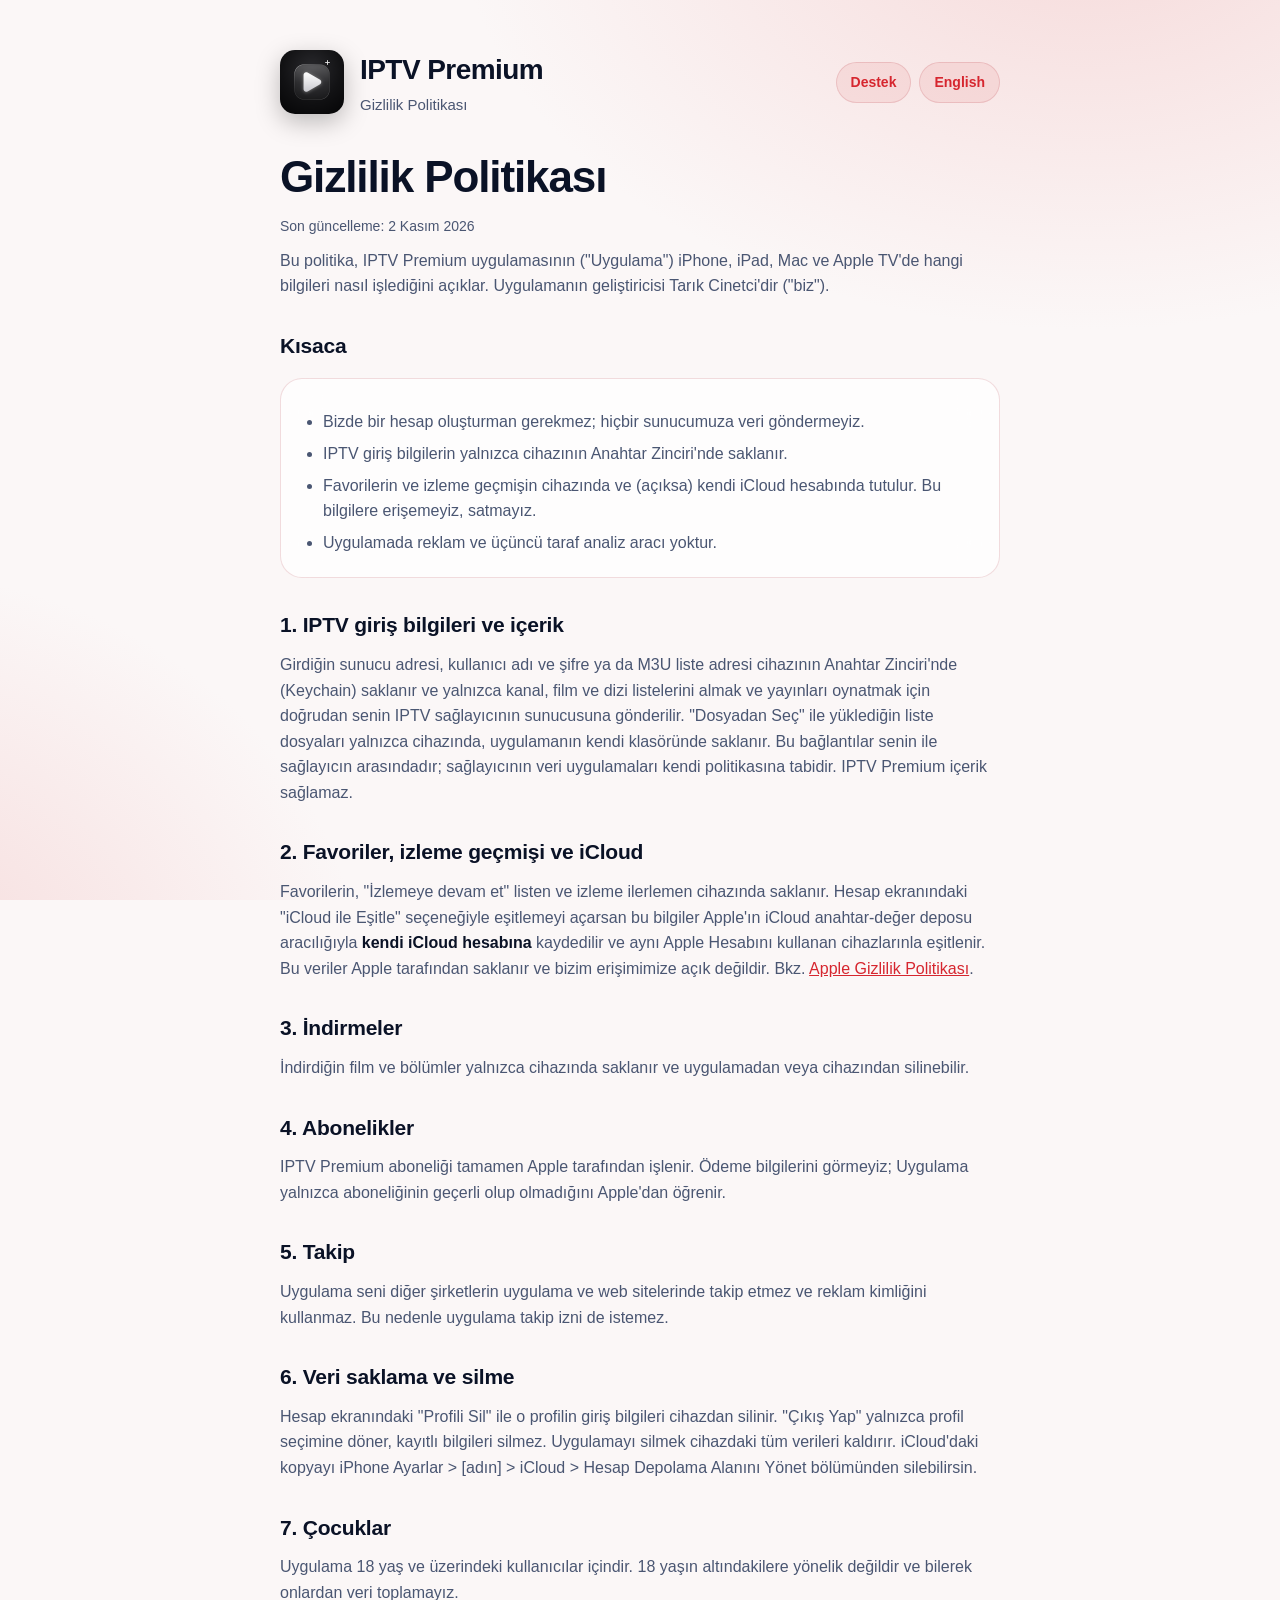
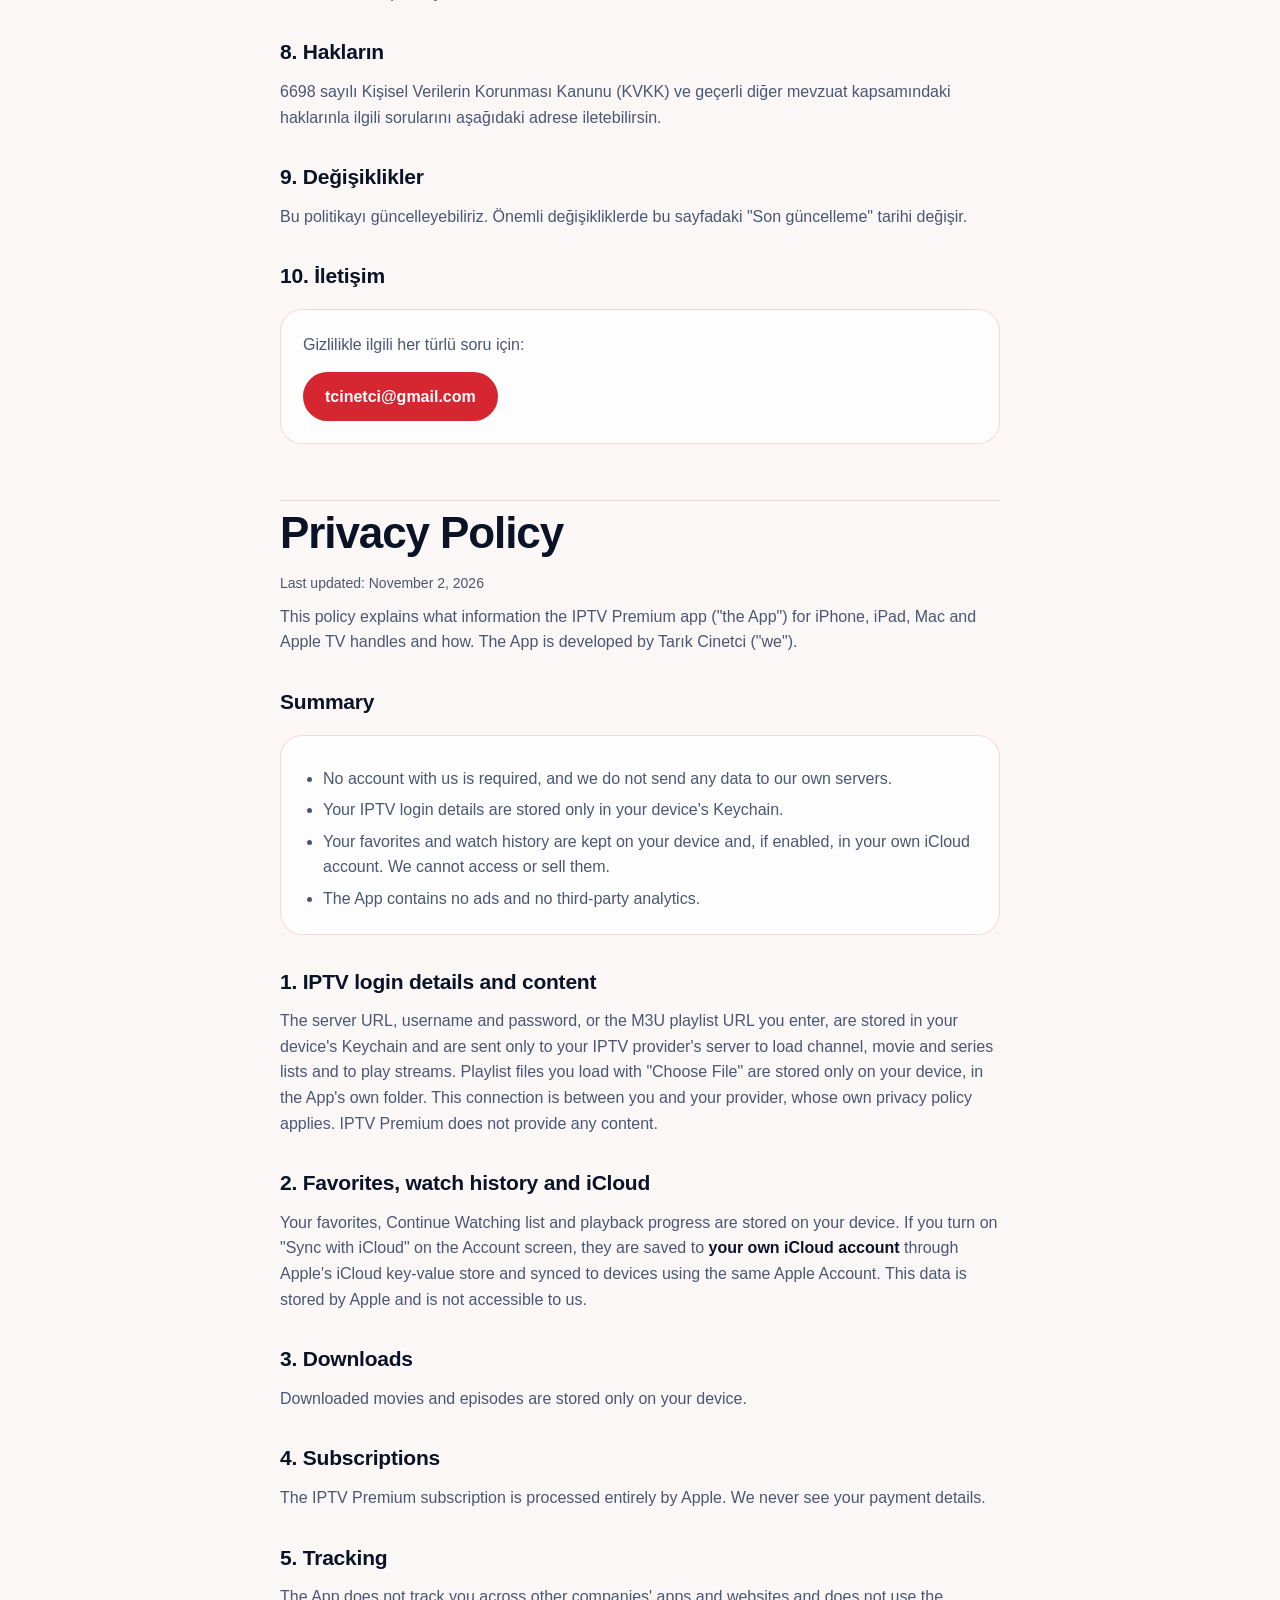
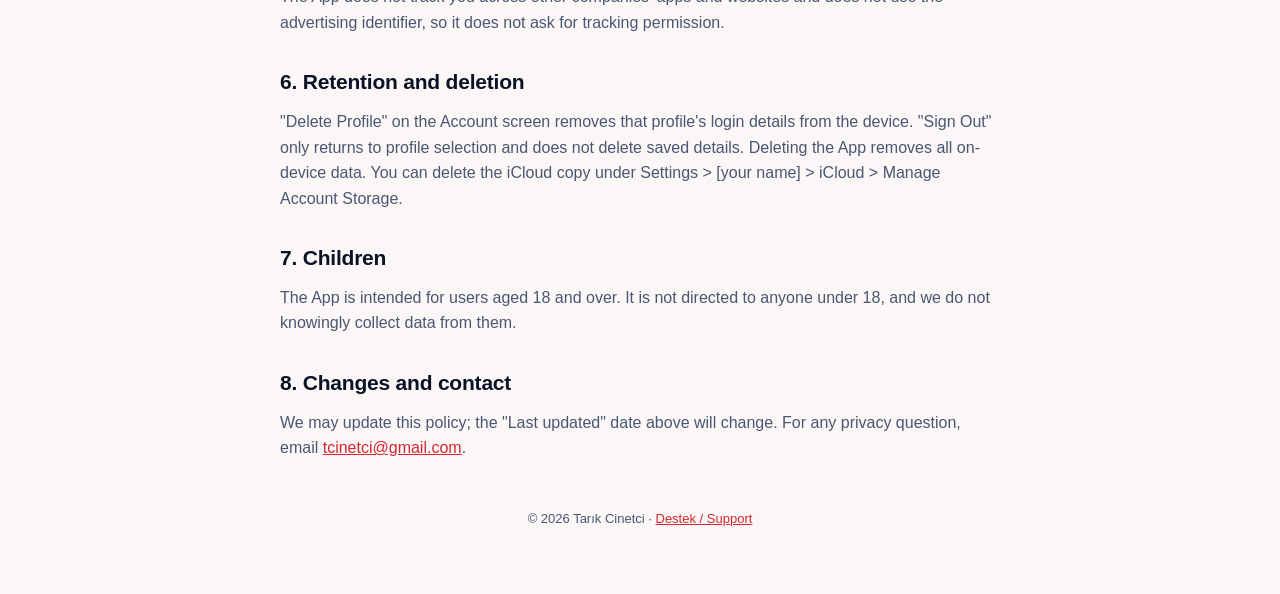
<file: iptvpremium/privacy.html>
<!doctype html>
<html lang="tr">
<head>
<meta charset="utf-8">
<meta name="viewport" content="width=device-width, initial-scale=1">
<title>IPTV Premium – Gizlilik Politikası / Privacy Policy</title>
<meta name="description" content="IPTV Premium uygulamasının gizlilik politikası. Privacy policy of the IPTV Premium app.">
<link rel="icon" href="icon.png">
<link rel="apple-touch-icon" href="apple-touch-icon.png">
<link rel="stylesheet" href="style.css">
</head>
<body>
<div class="wrap">
  <header>
    <img src="icon.png" alt="IPTV Premium uygulama ikonu">
    <div>
      <div class="name">IPTV Premium</div>
      <div class="tag">Gizlilik Politikası</div>
    </div>
    <nav>
      <a href="index.html">Destek</a>
      <a href="#english">English</a>
    </nav>
  </header>

  <h1>Gizlilik Politikası</h1>
  <p class="meta">Son güncelleme: 2 Kasım 2026</p>
  <p>Bu politika, IPTV Premium uygulamasının ("Uygulama") iPhone, iPad, Mac ve Apple TV'de hangi bilgileri nasıl işlediğini açıklar. Uygulamanın geliştiricisi Tarık Cinetci'dir ("biz").</p>

  <h2>Kısaca</h2>
  <div class="card">
    <ul>
      <li>Bizde bir hesap oluşturman gerekmez; hiçbir sunucumuza veri göndermeyiz.</li>
      <li>IPTV giriş bilgilerin yalnızca cihazının Anahtar Zinciri'nde saklanır.</li>
      <li>Favorilerin ve izleme geçmişin cihazında ve (açıksa) kendi iCloud hesabında tutulur. Bu bilgilere erişemeyiz, satmayız.</li>
      <li>Uygulamada reklam ve üçüncü taraf analiz aracı yoktur.</li>
    </ul>
  </div>

  <h2>1. IPTV giriş bilgileri ve içerik</h2>
  <p>Girdiğin sunucu adresi, kullanıcı adı ve şifre ya da M3U liste adresi cihazının Anahtar Zinciri'nde (Keychain) saklanır ve yalnızca kanal, film ve dizi listelerini almak ve yayınları oynatmak için doğrudan senin IPTV sağlayıcının sunucusuna gönderilir. "Dosyadan Seç" ile yüklediğin liste dosyaları yalnızca cihazında, uygulamanın kendi klasöründe saklanır. Bu bağlantılar senin ile sağlayıcın arasındadır; sağlayıcının veri uygulamaları kendi politikasına tabidir. IPTV Premium içerik sağlamaz.</p>

  <h2>2. Favoriler, izleme geçmişi ve iCloud</h2>
  <p>Favorilerin, "İzlemeye devam et" listen ve izleme ilerlemen cihazında saklanır. Hesap ekranındaki "iCloud ile Eşitle" seçeneğiyle eşitlemeyi açarsan bu bilgiler Apple'ın iCloud anahtar-değer deposu aracılığıyla <strong>kendi iCloud hesabına</strong> kaydedilir ve aynı Apple Hesabını kullanan cihazlarınla eşitlenir. Bu veriler Apple tarafından saklanır ve bizim erişimimize açık değildir. Bkz. <a href="https://www.apple.com/tr/legal/privacy/">Apple Gizlilik Politikası</a>.</p>

  <h2>3. İndirmeler</h2>
  <p>İndirdiğin film ve bölümler yalnızca cihazında saklanır ve uygulamadan veya cihazından silinebilir.</p>

  <h2>4. Abonelikler</h2>
  <p>IPTV Premium aboneliği tamamen Apple tarafından işlenir. Ödeme bilgilerini görmeyiz; Uygulama yalnızca aboneliğinin geçerli olup olmadığını Apple'dan öğrenir.</p>

  <h2>5. Takip</h2>
  <p>Uygulama seni diğer şirketlerin uygulama ve web sitelerinde takip etmez ve reklam kimliğini kullanmaz. Bu nedenle uygulama takip izni de istemez.</p>

  <h2>6. Veri saklama ve silme</h2>
  <p>Hesap ekranındaki "Profili Sil" ile o profilin giriş bilgileri cihazdan silinir. "Çıkış Yap" yalnızca profil seçimine döner, kayıtlı bilgileri silmez. Uygulamayı silmek cihazdaki tüm verileri kaldırır. iCloud'daki kopyayı iPhone Ayarlar &gt; [adın] &gt; iCloud &gt; Hesap Depolama Alanını Yönet bölümünden silebilirsin.</p>

  <h2>7. Çocuklar</h2>
  <p>Uygulama 18 yaş ve üzerindeki kullanıcılar içindir. 18 yaşın altındakilere yönelik değildir ve bilerek onlardan veri toplamayız.</p>

  <h2>8. Hakların</h2>
  <p>6698 sayılı Kişisel Verilerin Korunması Kanunu (KVKK) ve geçerli diğer mevzuat kapsamındaki haklarınla ilgili sorularını aşağıdaki adrese iletebilirsin.</p>

  <h2>9. Değişiklikler</h2>
  <p>Bu politikayı güncelleyebiliriz. Önemli değişikliklerde bu sayfadaki "Son güncelleme" tarihi değişir.</p>

  <h2>10. İletişim</h2>
  <div class="card">
    <p>Gizlilikle ilgili her türlü soru için:</p>
    <a class="btn" href="mailto:tcinetci@gmail.com?subject=IPTV%20Premium%20Gizlilik">tcinetci@gmail.com</a>
  </div>

  <section class="lang" id="english" lang="en">
    <h1>Privacy Policy</h1>
    <p class="meta">Last updated: November 2, 2026</p>
    <p>This policy explains what information the IPTV Premium app ("the App") for iPhone, iPad, Mac and Apple TV handles and how. The App is developed by Tarık Cinetci ("we").</p>

    <h2>Summary</h2>
    <div class="card">
      <ul>
        <li>No account with us is required, and we do not send any data to our own servers.</li>
        <li>Your IPTV login details are stored only in your device's Keychain.</li>
        <li>Your favorites and watch history are kept on your device and, if enabled, in your own iCloud account. We cannot access or sell them.</li>
        <li>The App contains no ads and no third-party analytics.</li>
      </ul>
    </div>

    <h2>1. IPTV login details and content</h2>
    <p>The server URL, username and password, or the M3U playlist URL you enter, are stored in your device's Keychain and are sent only to your IPTV provider's server to load channel, movie and series lists and to play streams. Playlist files you load with "Choose File" are stored only on your device, in the App's own folder. This connection is between you and your provider, whose own privacy policy applies. IPTV Premium does not provide any content.</p>

    <h2>2. Favorites, watch history and iCloud</h2>
    <p>Your favorites, Continue Watching list and playback progress are stored on your device. If you turn on "Sync with iCloud" on the Account screen, they are saved to <strong>your own iCloud account</strong> through Apple's iCloud key-value store and synced to devices using the same Apple Account. This data is stored by Apple and is not accessible to us.</p>

    <h2>3. Downloads</h2>
    <p>Downloaded movies and episodes are stored only on your device.</p>

    <h2>4. Subscriptions</h2>
    <p>The IPTV Premium subscription is processed entirely by Apple. We never see your payment details.</p>

    <h2>5. Tracking</h2>
    <p>The App does not track you across other companies' apps and websites and does not use the advertising identifier, so it does not ask for tracking permission.</p>

    <h2>6. Retention and deletion</h2>
    <p>"Delete Profile" on the Account screen removes that profile's login details from the device. "Sign Out" only returns to profile selection and does not delete saved details. Deleting the App removes all on-device data. You can delete the iCloud copy under Settings &gt; [your name] &gt; iCloud &gt; Manage Account Storage.</p>

    <h2>7. Children</h2>
    <p>The App is intended for users aged 18 and over. It is not directed to anyone under 18, and we do not knowingly collect data from them.</p>

    <h2>8. Changes and contact</h2>
    <p>We may update this policy; the "Last updated" date above will change. For any privacy question, email <a href="mailto:tcinetci@gmail.com?subject=IPTV%20Premium%20Privacy">tcinetci@gmail.com</a>.</p>
  </section>

  <footer>
    © 2026 Tarık Cinetci · <a href="index.html">Destek / Support</a>
  </footer>
</div>
</body>
</html>
</file>
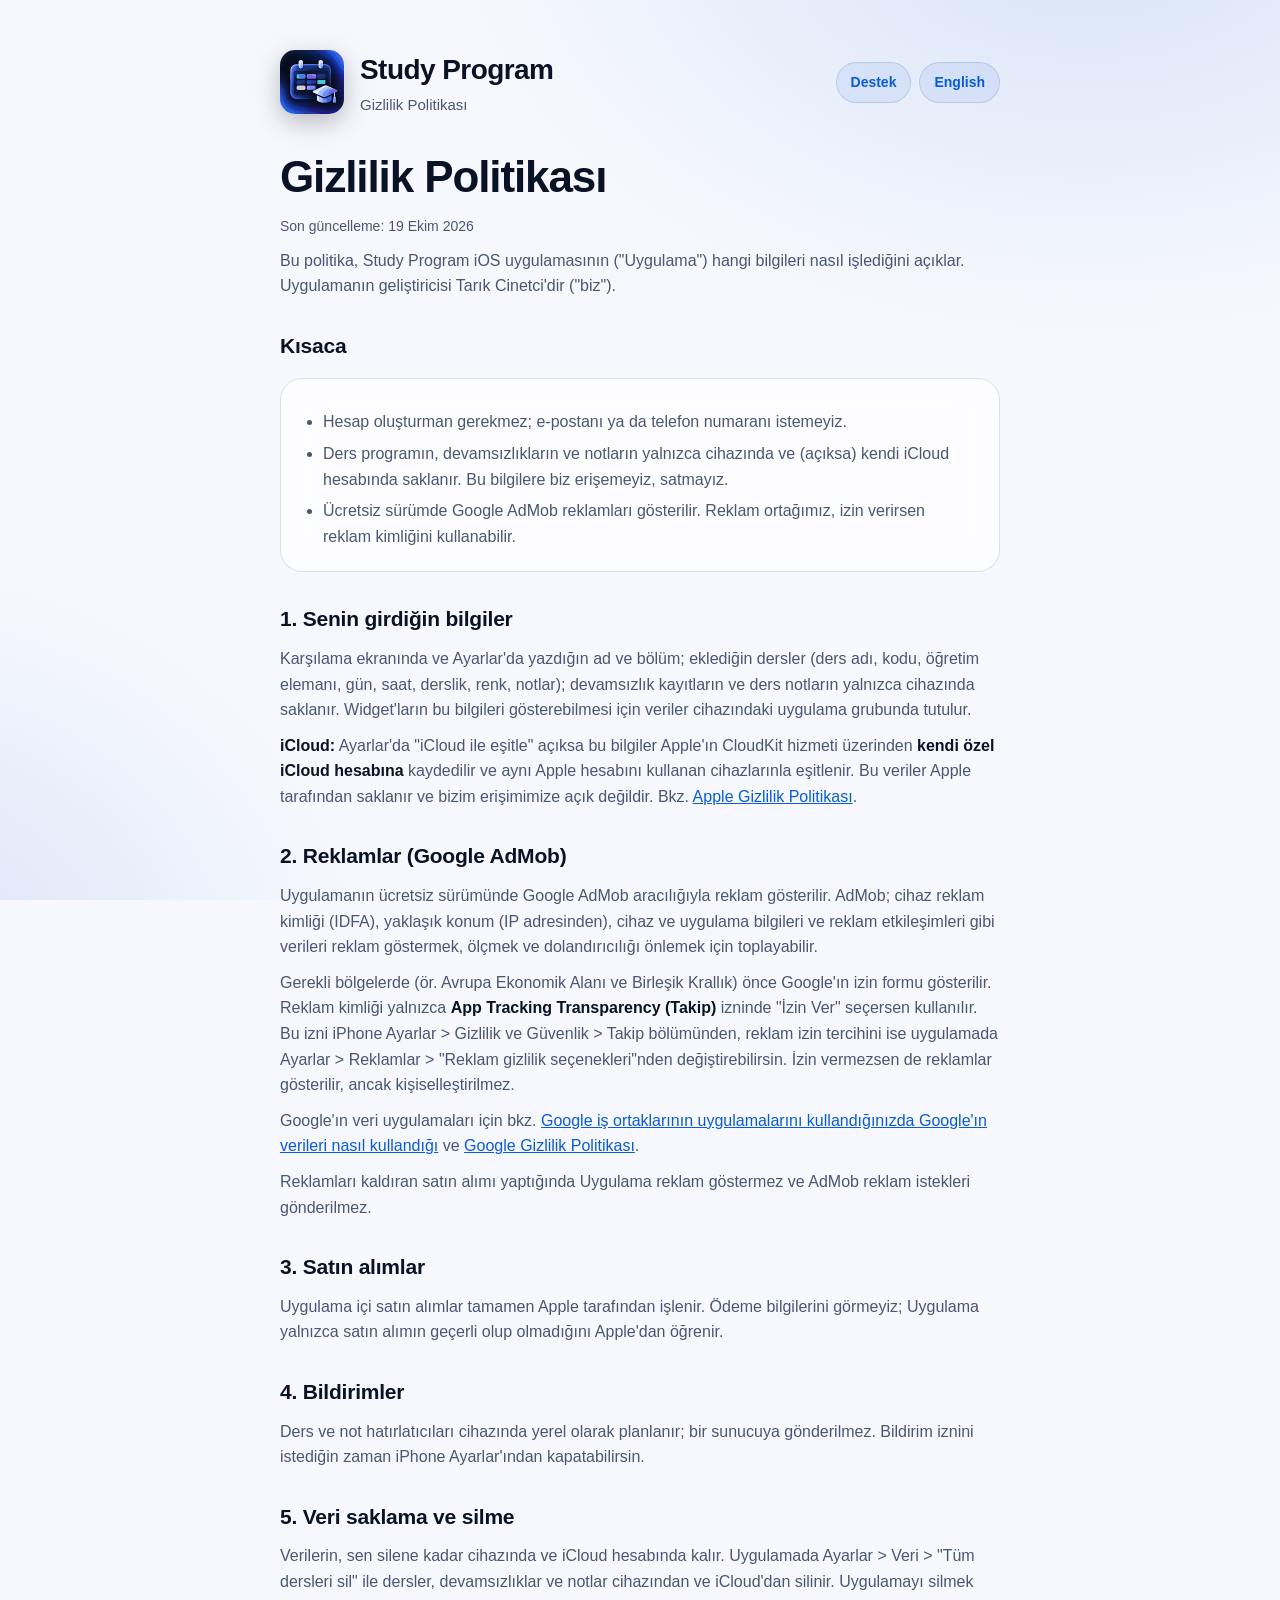
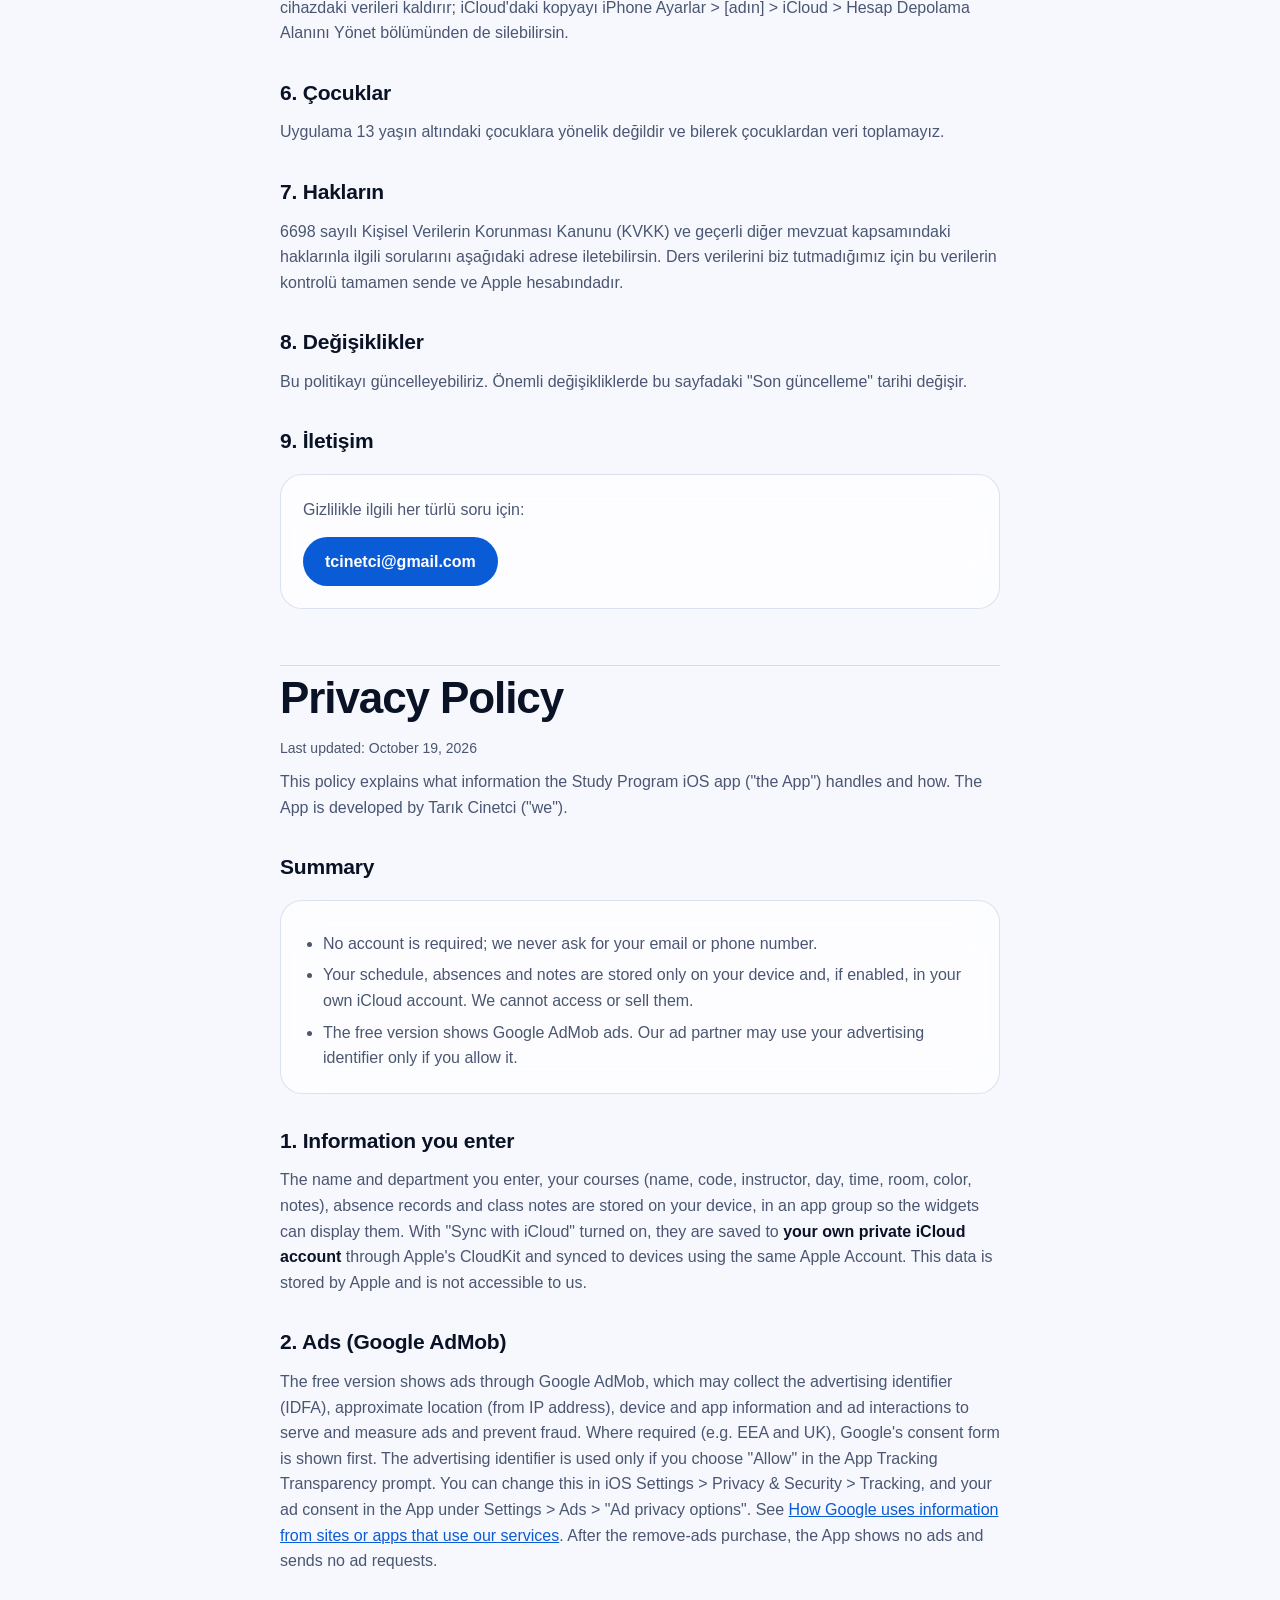
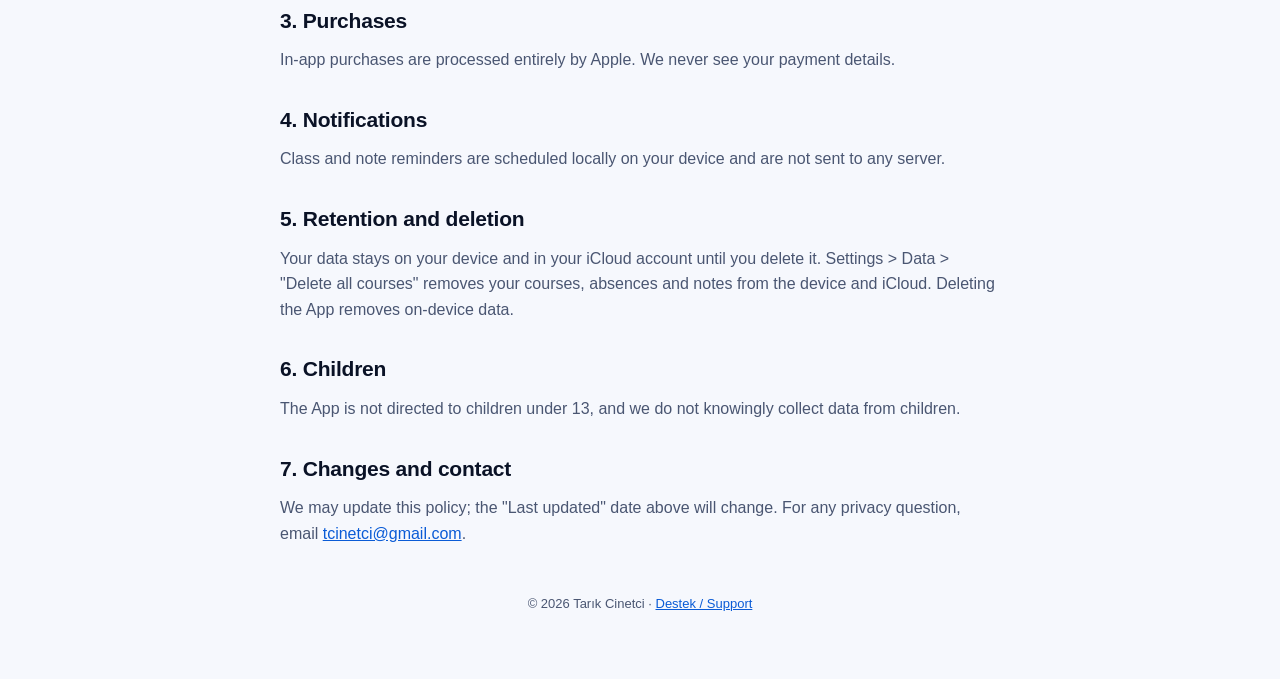
<file: studyprogram/privacy.html>
<!doctype html>
<html lang="tr">
<head>
<meta charset="utf-8">
<meta name="viewport" content="width=device-width, initial-scale=1">
<title>Study Program – Gizlilik Politikası / Privacy Policy</title>
<meta name="description" content="Study Program uygulamasının gizlilik politikası. Privacy policy of the Study Program app.">
<link rel="icon" href="icon.png">
<link rel="apple-touch-icon" href="apple-touch-icon.png">
<link rel="stylesheet" href="style.css">
</head>
<body>
<div class="wrap">
  <header>
    <img src="icon.png" alt="Study Program uygulama ikonu">
    <div>
      <div class="name">Study Program</div>
      <div class="tag">Gizlilik Politikası</div>
    </div>
    <nav>
      <a href="index.html">Destek</a>
      <a href="#english">English</a>
    </nav>
  </header>

  <h1>Gizlilik Politikası</h1>
  <p class="meta">Son güncelleme: 19 Ekim 2026</p>
  <p>Bu politika, Study Program iOS uygulamasının ("Uygulama") hangi bilgileri nasıl işlediğini açıklar. Uygulamanın geliştiricisi Tarık Cinetci'dir ("biz").</p>

  <h2>Kısaca</h2>
  <div class="card">
    <ul>
      <li>Hesap oluşturman gerekmez; e-postanı ya da telefon numaranı istemeyiz.</li>
      <li>Ders programın, devamsızlıkların ve notların yalnızca cihazında ve (açıksa) kendi iCloud hesabında saklanır. Bu bilgilere biz erişemeyiz, satmayız.</li>
      <li>Ücretsiz sürümde Google AdMob reklamları gösterilir. Reklam ortağımız, izin verirsen reklam kimliğini kullanabilir.</li>
    </ul>
  </div>

  <h2>1. Senin girdiğin bilgiler</h2>
  <p>Karşılama ekranında ve Ayarlar'da yazdığın ad ve bölüm; eklediğin dersler (ders adı, kodu, öğretim elemanı, gün, saat, derslik, renk, notlar); devamsızlık kayıtların ve ders notların yalnızca cihazında saklanır. Widget'ların bu bilgileri gösterebilmesi için veriler cihazındaki uygulama grubunda tutulur.</p>
  <p><strong>iCloud:</strong> Ayarlar'da "iCloud ile eşitle" açıksa bu bilgiler Apple'ın CloudKit hizmeti üzerinden <strong>kendi özel iCloud hesabına</strong> kaydedilir ve aynı Apple hesabını kullanan cihazlarınla eşitlenir. Bu veriler Apple tarafından saklanır ve bizim erişimimize açık değildir. Bkz. <a href="https://www.apple.com/tr/legal/privacy/">Apple Gizlilik Politikası</a>.</p>

  <h2>2. Reklamlar (Google AdMob)</h2>
  <p>Uygulamanın ücretsiz sürümünde Google AdMob aracılığıyla reklam gösterilir. AdMob; cihaz reklam kimliği (IDFA), yaklaşık konum (IP adresinden), cihaz ve uygulama bilgileri ve reklam etkileşimleri gibi verileri reklam göstermek, ölçmek ve dolandırıcılığı önlemek için toplayabilir.</p>
  <p>Gerekli bölgelerde (ör. Avrupa Ekonomik Alanı ve Birleşik Krallık) önce Google'ın izin formu gösterilir. Reklam kimliği yalnızca <strong>App Tracking Transparency (Takip)</strong> izninde "İzin Ver" seçersen kullanılır. Bu izni iPhone Ayarlar &gt; Gizlilik ve Güvenlik &gt; Takip bölümünden, reklam izin tercihini ise uygulamada Ayarlar &gt; Reklamlar &gt; "Reklam gizlilik seçenekleri"nden değiştirebilirsin. İzin vermezsen de reklamlar gösterilir, ancak kişiselleştirilmez.</p>
  <p>Google'ın veri uygulamaları için bkz. <a href="https://policies.google.com/technologies/partner-sites?hl=tr">Google iş ortaklarının uygulamalarını kullandığınızda Google'ın verileri nasıl kullandığı</a> ve <a href="https://policies.google.com/privacy?hl=tr">Google Gizlilik Politikası</a>.</p>
  <p>Reklamları kaldıran satın alımı yaptığında Uygulama reklam göstermez ve AdMob reklam istekleri gönderilmez.</p>

  <h2>3. Satın alımlar</h2>
  <p>Uygulama içi satın alımlar tamamen Apple tarafından işlenir. Ödeme bilgilerini görmeyiz; Uygulama yalnızca satın alımın geçerli olup olmadığını Apple'dan öğrenir.</p>

  <h2>4. Bildirimler</h2>
  <p>Ders ve not hatırlatıcıları cihazında yerel olarak planlanır; bir sunucuya gönderilmez. Bildirim iznini istediğin zaman iPhone Ayarlar'ından kapatabilirsin.</p>

  <h2>5. Veri saklama ve silme</h2>
  <p>Verilerin, sen silene kadar cihazında ve iCloud hesabında kalır. Uygulamada Ayarlar &gt; Veri &gt; "Tüm dersleri sil" ile dersler, devamsızlıklar ve notlar cihazından ve iCloud'dan silinir. Uygulamayı silmek cihazdaki verileri kaldırır; iCloud'daki kopyayı iPhone Ayarlar &gt; [adın] &gt; iCloud &gt; Hesap Depolama Alanını Yönet bölümünden de silebilirsin.</p>

  <h2>6. Çocuklar</h2>
  <p>Uygulama 13 yaşın altındaki çocuklara yönelik değildir ve bilerek çocuklardan veri toplamayız.</p>

  <h2>7. Hakların</h2>
  <p>6698 sayılı Kişisel Verilerin Korunması Kanunu (KVKK) ve geçerli diğer mevzuat kapsamındaki haklarınla ilgili sorularını aşağıdaki adrese iletebilirsin. Ders verilerini biz tutmadığımız için bu verilerin kontrolü tamamen sende ve Apple hesabındadır.</p>

  <h2>8. Değişiklikler</h2>
  <p>Bu politikayı güncelleyebiliriz. Önemli değişikliklerde bu sayfadaki "Son güncelleme" tarihi değişir.</p>

  <h2>9. İletişim</h2>
  <div class="card">
    <p>Gizlilikle ilgili her türlü soru için:</p>
    <a class="btn" href="mailto:tcinetci@gmail.com?subject=Study%20Program%20Gizlilik">tcinetci@gmail.com</a>
  </div>

  <section class="lang" id="english" lang="en">
    <h1>Privacy Policy</h1>
    <p class="meta">Last updated: October 19, 2026</p>
    <p>This policy explains what information the Study Program iOS app ("the App") handles and how. The App is developed by Tarık Cinetci ("we").</p>

    <h2>Summary</h2>
    <div class="card">
      <ul>
        <li>No account is required; we never ask for your email or phone number.</li>
        <li>Your schedule, absences and notes are stored only on your device and, if enabled, in your own iCloud account. We cannot access or sell them.</li>
        <li>The free version shows Google AdMob ads. Our ad partner may use your advertising identifier only if you allow it.</li>
      </ul>
    </div>

    <h2>1. Information you enter</h2>
    <p>The name and department you enter, your courses (name, code, instructor, day, time, room, color, notes), absence records and class notes are stored on your device, in an app group so the widgets can display them. With "Sync with iCloud" turned on, they are saved to <strong>your own private iCloud account</strong> through Apple's CloudKit and synced to devices using the same Apple Account. This data is stored by Apple and is not accessible to us.</p>

    <h2>2. Ads (Google AdMob)</h2>
    <p>The free version shows ads through Google AdMob, which may collect the advertising identifier (IDFA), approximate location (from IP address), device and app information and ad interactions to serve and measure ads and prevent fraud. Where required (e.g. EEA and UK), Google's consent form is shown first. The advertising identifier is used only if you choose "Allow" in the App Tracking Transparency prompt. You can change this in iOS Settings &gt; Privacy &amp; Security &gt; Tracking, and your ad consent in the App under Settings &gt; Ads &gt; "Ad privacy options". See <a href="https://policies.google.com/technologies/partner-sites">How Google uses information from sites or apps that use our services</a>. After the remove-ads purchase, the App shows no ads and sends no ad requests.</p>

    <h2>3. Purchases</h2>
    <p>In-app purchases are processed entirely by Apple. We never see your payment details.</p>

    <h2>4. Notifications</h2>
    <p>Class and note reminders are scheduled locally on your device and are not sent to any server.</p>

    <h2>5. Retention and deletion</h2>
    <p>Your data stays on your device and in your iCloud account until you delete it. Settings &gt; Data &gt; "Delete all courses" removes your courses, absences and notes from the device and iCloud. Deleting the App removes on-device data.</p>

    <h2>6. Children</h2>
    <p>The App is not directed to children under 13, and we do not knowingly collect data from children.</p>

    <h2>7. Changes and contact</h2>
    <p>We may update this policy; the "Last updated" date above will change. For any privacy question, email <a href="mailto:tcinetci@gmail.com?subject=Study%20Program%20Privacy">tcinetci@gmail.com</a>.</p>
  </section>

  <footer>
    © 2026 Tarık Cinetci · <a href="index.html">Destek / Support</a>
  </footer>
</div>
</body>
</html>
</file>
<file: style.css>
:root {
  --bg: #fff8f9;
  --bg-2: #f5d9df;
  --text: #1a0a0f;
  --muted: #6b4a55;
  --card: rgba(255, 255, 255, 0.72);
  --border: rgba(155, 17, 30, 0.14);
  --accent: #9b111e;
  --accent-soft: rgba(155, 17, 30, 0.08);
}
@media (prefers-color-scheme: dark) {
  :root {
    --bg: #050002;
    --bg-2: #3a0614;
    --text: #fbeff2;
    --muted: #c9a6b0;
    --card: rgba(255, 255, 255, 0.06);
    --border: rgba(255, 140, 165, 0.18);
    --accent: #e23a55;
    --accent-soft: rgba(226, 58, 85, 0.14);
  }
}
* { box-sizing: border-box; margin: 0; padding: 0; }
html { -webkit-text-size-adjust: 100%; }
body {
  font-family: -apple-system, BlinkMacSystemFont, "SF Pro Text", "Inter", "Segoe UI", sans-serif;
  color: var(--text);
  background:
    radial-gradient(900px 600px at 85% -10%, var(--bg-2), transparent 70%),
    radial-gradient(700px 600px at -10% 110%, var(--bg-2), transparent 70%),
    var(--bg);
  background-attachment: fixed;
  min-height: 100vh;
  line-height: 1.6;
}
.wrap { max-width: 760px; margin: 0 auto; padding: 48px 20px 64px; }
header { display: flex; align-items: center; gap: 16px; margin-bottom: 36px; }
header img { width: 64px; height: 64px; border-radius: 15px; box-shadow: 0 8px 24px rgba(0,0,0,.25); }
header .name { font-size: 28px; font-weight: 800; letter-spacing: -0.02em; }
header .tag { color: var(--muted); font-size: 15px; }
nav { margin-left: auto; display: flex; gap: 8px; flex-wrap: wrap; }
nav a {
  font-size: 14px; font-weight: 600; color: var(--accent); text-decoration: none;
  padding: 8px 14px; border-radius: 999px; background: var(--accent-soft); border: 1px solid var(--border);
}
h1 { font-size: clamp(30px, 6vw, 44px); line-height: 1.1; letter-spacing: -0.025em; margin-bottom: 14px; }
h2 { font-size: 21px; letter-spacing: -0.01em; margin: 30px 0 10px; }
h3 { font-size: 17px; margin-bottom: 4px; }
p, li { color: var(--muted); font-size: 16px; }
p + p { margin-top: 10px; }
ul { padding-left: 20px; margin-top: 8px; }
li + li { margin-top: 6px; }
strong { color: var(--text); }
a { color: var(--accent); }
.lead { font-size: 18px; max-width: 620px; }
.card {
  background: var(--card); border: 1px solid var(--border); border-radius: 22px;
  padding: 22px; margin-top: 16px;
  backdrop-filter: blur(20px); -webkit-backdrop-filter: blur(20px);
}
.grid { display: grid; grid-template-columns: repeat(auto-fit, minmax(210px, 1fr)); gap: 12px; margin-top: 18px; }
.grid .card { margin-top: 0; }
.btn {
  display: inline-block; margin-top: 14px; padding: 12px 22px; border-radius: 999px;
  background: var(--accent); color: #fff; font-weight: 700; text-decoration: none;
}
.meta { font-size: 14px; color: var(--muted); margin-bottom: 8px; }
footer { margin-top: 48px; font-size: 13px; color: var(--muted); text-align: center; }
@media (max-width: 560px) {
  header { flex-wrap: wrap; }
  nav { margin-left: 0; width: 100%; }
}
</file>
<file: iptvpremium/style.css>
:root {
  --bg: #fbf7f7;
  --bg-2: #f6dada;
  --text: #0a1226;
  --muted: #4a5672;
  --card: rgba(255, 255, 255, 0.72);
  --border: rgba(160, 20, 30, 0.14);
  --accent: #d6262f;
  --accent-soft: rgba(214, 38, 47, 0.08);
}
@media (prefers-color-scheme: dark) {
  :root {
    --bg: #070506;
    --bg-2: #3a0a0e;
    --text: #eef3fd;
    --muted: #a3b2cf;
    --card: rgba(255, 255, 255, 0.06);
    --border: rgba(255, 120, 130, 0.18);
    --accent: #ff4d55;
    --accent-soft: rgba(255, 77, 85, 0.14);
  }
}
* { box-sizing: border-box; margin: 0; padding: 0; }
html { -webkit-text-size-adjust: 100%; }
body {
  font-family: -apple-system, BlinkMacSystemFont, "SF Pro Text", "Inter", "Segoe UI", sans-serif;
  color: var(--text);
  background:
    radial-gradient(900px 600px at 85% -10%, var(--bg-2), transparent 70%),
    radial-gradient(700px 600px at -10% 110%, var(--bg-2), transparent 70%),
    var(--bg);
  background-attachment: fixed;
  min-height: 100vh;
  line-height: 1.6;
}
.wrap { max-width: 760px; margin: 0 auto; padding: 48px 20px 64px; }
header { display: flex; align-items: center; gap: 16px; margin-bottom: 36px; }
header img { width: 64px; height: 64px; border-radius: 15px; box-shadow: 0 8px 24px rgba(0,0,0,.25); }
header .name { font-size: 28px; font-weight: 800; letter-spacing: -0.02em; }
header .tag { color: var(--muted); font-size: 15px; }
nav { margin-left: auto; display: flex; gap: 8px; flex-wrap: wrap; }
nav a {
  font-size: 14px; font-weight: 600; color: var(--accent); text-decoration: none;
  padding: 8px 14px; border-radius: 999px; background: var(--accent-soft); border: 1px solid var(--border);
}
h1 { font-size: clamp(30px, 6vw, 44px); line-height: 1.1; letter-spacing: -0.025em; margin-bottom: 14px; }
h2 { font-size: 21px; letter-spacing: -0.01em; margin: 30px 0 10px; }
h3 { font-size: 17px; margin-bottom: 4px; }
p, li { color: var(--muted); font-size: 16px; }
p + p { margin-top: 10px; }
ul { padding-left: 20px; margin-top: 8px; }
li + li { margin-top: 6px; }
strong { color: var(--text); }
a { color: var(--accent); }
.lead { font-size: 18px; max-width: 620px; }
.card {
  background: var(--card); border: 1px solid var(--border); border-radius: 22px;
  padding: 22px; margin-top: 16px;
  backdrop-filter: blur(20px); -webkit-backdrop-filter: blur(20px);
}
.grid { display: grid; grid-template-columns: repeat(auto-fit, minmax(210px, 1fr)); gap: 12px; margin-top: 18px; }
.grid .card { margin-top: 0; }
.btn {
  display: inline-block; margin-top: 14px; padding: 12px 22px; border-radius: 999px;
  background: var(--accent); color: #fff; font-weight: 700; text-decoration: none;
}
.meta { font-size: 14px; color: var(--muted); margin-bottom: 8px; }
footer { margin-top: 48px; font-size: 13px; color: var(--muted); text-align: center; }
@media (max-width: 560px) {
  header { flex-wrap: wrap; }
  nav { margin-left: 0; width: 100%; }
}
.notice {
  margin: 0 0 36px; border: 1.5px solid var(--accent);
  background: linear-gradient(var(--accent-soft), var(--accent-soft)), var(--card);
}
.notice h2 { margin: 0 0 8px; font-size: 19px; color: var(--accent); }
.notice h2 + ul { margin-top: 0; }
.notice ul + h2 { margin-top: 22px; padding-top: 18px; border-top: 1px solid var(--border); }
.notice li { font-size: 15px; }
.lang { margin-top: 56px; padding-top: 8px; border-top: 1px solid var(--border); }
</file>
<file: studyprogram/style.css>
:root {
  --bg: #f6f8fd;
  --bg-2: #d7e2f7;
  --text: #0a1226;
  --muted: #4a5672;
  --card: rgba(255, 255, 255, 0.72);
  --border: rgba(10, 60, 160, 0.14);
  --accent: #0a5bd6;
  --accent-soft: rgba(10, 91, 214, 0.08);
}
@media (prefers-color-scheme: dark) {
  :root {
    --bg: #02060f;
    --bg-2: #0d2350;
    --text: #eef3fd;
    --muted: #a3b2cf;
    --card: rgba(255, 255, 255, 0.06);
    --border: rgba(120, 165, 255, 0.18);
    --accent: #4d8dff;
    --accent-soft: rgba(77, 141, 255, 0.14);
  }
}
* { box-sizing: border-box; margin: 0; padding: 0; }
html { -webkit-text-size-adjust: 100%; }
body {
  font-family: -apple-system, BlinkMacSystemFont, "SF Pro Text", "Inter", "Segoe UI", sans-serif;
  color: var(--text);
  background:
    radial-gradient(900px 600px at 85% -10%, var(--bg-2), transparent 70%),
    radial-gradient(700px 600px at -10% 110%, var(--bg-2), transparent 70%),
    var(--bg);
  background-attachment: fixed;
  min-height: 100vh;
  line-height: 1.6;
}
.wrap { max-width: 760px; margin: 0 auto; padding: 48px 20px 64px; }
header { display: flex; align-items: center; gap: 16px; margin-bottom: 36px; }
header img { width: 64px; height: 64px; border-radius: 15px; box-shadow: 0 8px 24px rgba(0,0,0,.25); }
header .name { font-size: 28px; font-weight: 800; letter-spacing: -0.02em; }
header .tag { color: var(--muted); font-size: 15px; }
nav { margin-left: auto; display: flex; gap: 8px; flex-wrap: wrap; }
nav a {
  font-size: 14px; font-weight: 600; color: var(--accent); text-decoration: none;
  padding: 8px 14px; border-radius: 999px; background: var(--accent-soft); border: 1px solid var(--border);
}
h1 { font-size: clamp(30px, 6vw, 44px); line-height: 1.1; letter-spacing: -0.025em; margin-bottom: 14px; }
h2 { font-size: 21px; letter-spacing: -0.01em; margin: 30px 0 10px; }
h3 { font-size: 17px; margin-bottom: 4px; }
p, li { color: var(--muted); font-size: 16px; }
p + p { margin-top: 10px; }
ul { padding-left: 20px; margin-top: 8px; }
li + li { margin-top: 6px; }
strong { color: var(--text); }
a { color: var(--accent); }
.lead { font-size: 18px; max-width: 620px; }
.card {
  background: var(--card); border: 1px solid var(--border); border-radius: 22px;
  padding: 22px; margin-top: 16px;
  backdrop-filter: blur(20px); -webkit-backdrop-filter: blur(20px);
}
.grid { display: grid; grid-template-columns: repeat(auto-fit, minmax(210px, 1fr)); gap: 12px; margin-top: 18px; }
.grid .card { margin-top: 0; }
.btn {
  display: inline-block; margin-top: 14px; padding: 12px 22px; border-radius: 999px;
  background: var(--accent); color: #fff; font-weight: 700; text-decoration: none;
}
.meta { font-size: 14px; color: var(--muted); margin-bottom: 8px; }
footer { margin-top: 48px; font-size: 13px; color: var(--muted); text-align: center; }
@media (max-width: 560px) {
  header { flex-wrap: wrap; }
  nav { margin-left: 0; width: 100%; }
}
.lang { margin-top: 56px; padding-top: 8px; border-top: 1px solid var(--border); }
</file>
